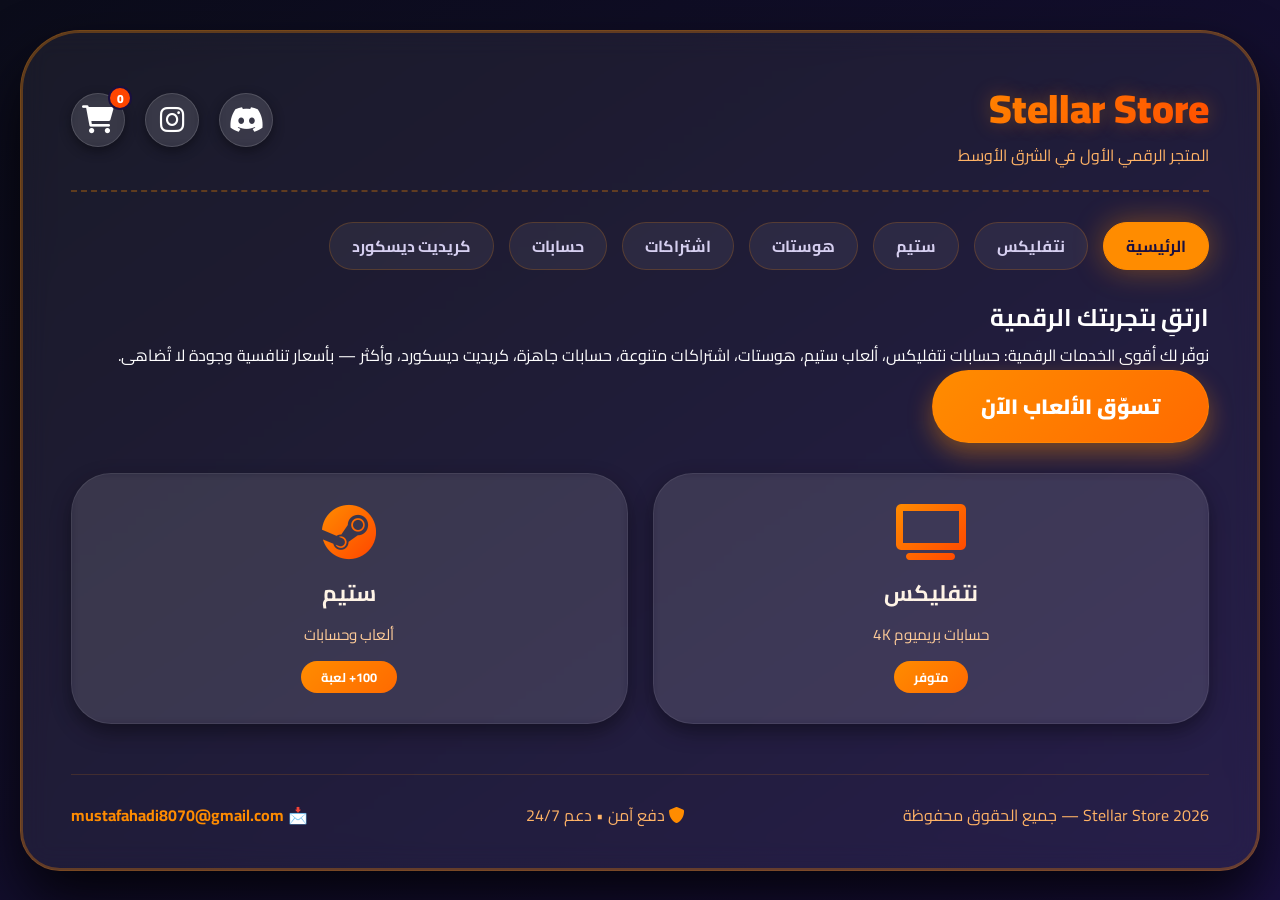
<file: index.html>
<!DOCTYPE html>
<html lang="ar" dir="rtl">
<head>
    <meta charset="UTF-8">
    <meta name="viewport" content="width=device-width, initial-scale=1.0">
    <title>Stellar Store – الرئيسية</title>
    <link rel="preconnect" href="https://fonts.googleapis.com">
    <link rel="preconnect" href="https://fonts.gstatic.com" crossorigin>
    <link href="https://fonts.googleapis.com/css2?family=Cairo:wght@400;700;900&display=swap" rel="stylesheet">
    <link rel="stylesheet" href="https://cdnjs.cloudflare.com/ajax/libs/font-awesome/6.0.0-beta3/css/all.min.css">
    <link rel="stylesheet" href="style.css">
</head>
<body>
<div class="container">
    <header class="header">
        <div class="logo">
            <h1>Stellar Store</h1>
            <span>المتجر الرقمي الأول في الشرق الأوسط</span>
        </div>
        <div class="social-icons">
            <a href="https://discord.gg/4xdy38BU9E" target="_blank" rel="noopener noreferrer"><i class="fab fa-discord"></i></a>
            <a href="https://www.instagram.com/stellatstore/" target="_blank" rel="noopener noreferrer"><i class="fab fa-instagram"></i></a>
            <a href="cart.html" class="cart-icon">
                <i class="fas fa-shopping-cart"></i>
                <span class="cart-count" id="cartCount">0</span>
            </a>
        </div>
    </header>

    <nav class="nav-links">
        <a href="index.html" class="active">الرئيسية</a>
        <a href="netflix.html">نتفليكس</a>
        <a href="steam.html">ستيم</a>
        <a href="hosting.html">هوستات</a>
        <a href="subscriptions.html">اشتراكات</a>
        <a href="accounts.html">حسابات</a>
        <a href="discord-credit.html">كريديت ديسكورد</a>
    </nav>

    <div class="hero">
        <div class="hero-text">
            <h2>ارتقِ بتجربتك الرقمية</h2>
            <p>نوفّر لك أقوى الخدمات الرقمية: حسابات نتفليكس، ألعاب ستيم، هوستات، اشتراكات متنوعة، حسابات جاهزة، كريديت ديسكورد، وأكثر — بأسعار تنافسية وجودة لا تُضاهى.</p>
            <a href="steam.html" class="btn-primary">تسوّق الألعاب الآن</a>
        </div>
        <div class="products-grid" style="grid-template-columns: 1fr 1fr;">
            <div class="product-card">
                <i class="fas fa-tv"></i>
                <h3>نتفليكس</h3>
                <p>حسابات بريميوم 4K</p>
                <span class="badge">متوفر</span>
            </div>
            <div class="product-card">
                <i class="fab fa-steam"></i>
                <h3>ستيم</h3>
                <p>ألعاب وحسابات</p>
                <span class="badge">100+ لعبة</span>
            </div>
        </div>
    </div>

    <div class="footer">
        <span>2026 Stellar Store — جميع الحقوق محفوظة</span>
        <span><i class="fas fa-shield-alt" style="color: #ff8c00;"></i> دفع آمن • دعم 24/7</span>
        <span>📩 <a href="mailto:mustafahadi8070@gmail.com">mustafahadi8070@gmail.com</a></span>
    </div>
</div>

<script src="games-data.js"></script>
<script>
function updateCartCount() {
    const cart = JSON.parse(localStorage.getItem('cart') || '[]');
    const count = cart.reduce((sum, item) => sum + (item.quantity || 1), 0);
    document.getElementById('cartCount').textContent = count;
}
document.addEventListener('DOMContentLoaded', updateCartCount);
</script>
</body>
</html>
</file>
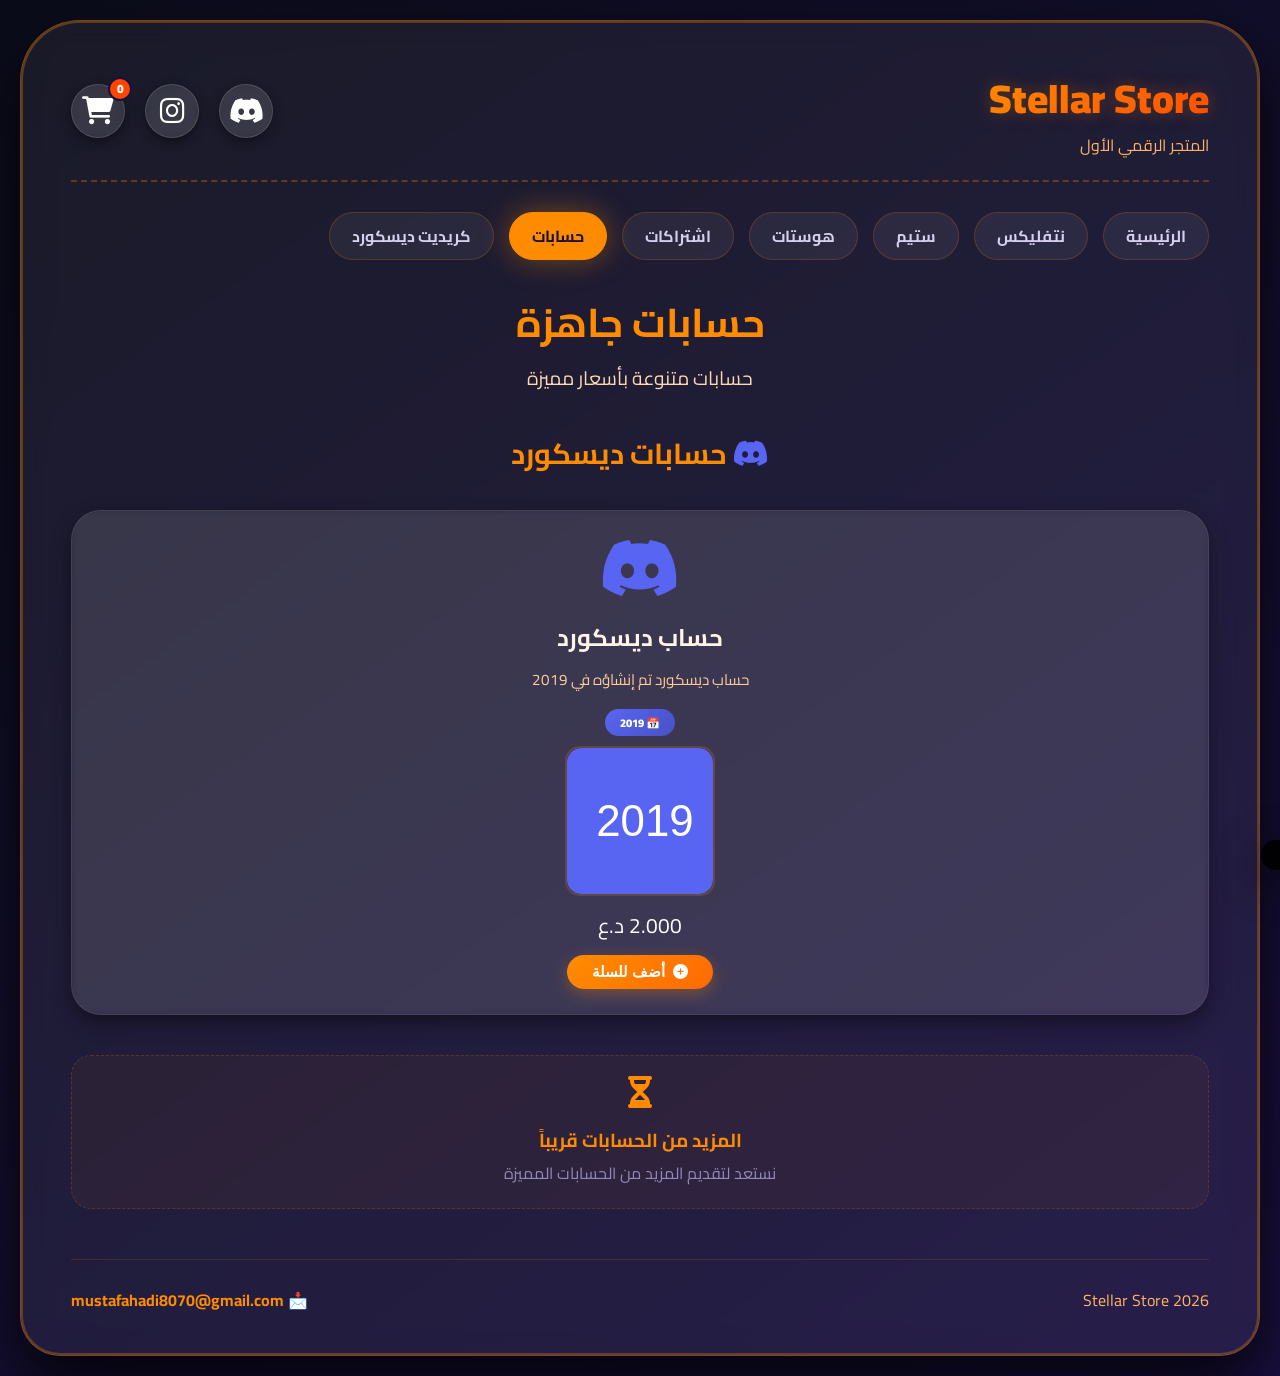
<file: accounts.html>
<!DOCTYPE html>
<html lang="ar" dir="rtl">
<head>
    <meta charset="UTF-8">
    <meta name="viewport" content="width=device-width, initial-scale=1.0">
    <title>Stellar Store – حسابات</title>
    <link rel="preconnect" href="https://fonts.googleapis.com">
    <link rel="preconnect" href="https://fonts.gstatic.com" crossorigin>
    <link href="https://fonts.googleapis.com/css2?family=Cairo:wght@400;700;900&display=swap" rel="stylesheet">
    <link rel="stylesheet" href="https://cdnjs.cloudflare.com/ajax/libs/font-awesome/6.0.0-beta3/css/all.min.css">
    <link rel="stylesheet" href="style.css">
    <style>
        .accounts-grid {
            display: grid;
            grid-template-columns: repeat(auto-fit, minmax(280px, 1fr));
            gap: 25px;
            margin: 30px 0;
        }
        .account-card {
            background: rgba(255, 255, 255, 0.07);
            border-radius: 30px;
            padding: 25px 20px;
            text-align: center;
            backdrop-filter: blur(6px);
            border: 1px solid rgba(255, 255, 255, 0.08);
            transition: all 0.3s ease;
            box-shadow: 0 8px 20px rgba(0, 0, 0, 0.4);
        }
        .account-card:hover {
            transform: translateY(-12px) scale(1.02);
            background: rgba(255, 140, 0, 0.15);
            border-color: #ff8c00;
            box-shadow: 0 15px 45px rgba(255, 140, 0, 0.25);
            filter: blur(0.3px) brightness(1.2);
        }
        .account-card .discord-icon {
            font-size: 4rem;
            margin-bottom: 15px;
            color: #5865F2;
        }
        .account-card h3 {
            color: #fff4e6;
            font-size: 1.5rem;
            margin-bottom: 5px;
        }
        .account-card p {
            color: #ffcc99;
            font-size: 0.95rem;
            margin-bottom: 10px;
        }
        .account-card .price-tag {
            font-size: 1.3rem;
            margin: 10px 0;
        }
        .account-card .btn-cart {
            font-size: 0.95rem;
            padding: 8px 25px;
        }
        .account-card .badge-year {
            display: inline-block;
            background: linear-gradient(135deg, #5865F2, #4752c4);
            color: #fff;
            font-weight: 900;
            padding: 3px 15px;
            border-radius: 20px;
            font-size: 0.7rem;
            margin-top: 5px;
        }
        .section-title {
            color: #ff8c00;
            font-size: 1.8rem;
            margin: 30px 0 15px;
            text-align: center;
        }
        .account-card img {
            max-width: 150px;
            border-radius: 15px;
            margin: 10px auto;
            display: block;
            border: 2px solid rgba(255, 140, 0, 0.2);
        }
    </style>
</head>
<body>
<div class="container">
    <header class="header">
        <div class="logo">
            <h1>Stellar Store</h1>
            <span>المتجر الرقمي الأول</span>
        </div>
        <div class="social-icons">
            <a href="https://discord.gg/4xdy38BU9E" target="_blank" rel="noopener noreferrer"><i class="fab fa-discord"></i></a>
            <a href="https://www.instagram.com/stellatstore/" target="_blank" rel="noopener noreferrer"><i class="fab fa-instagram"></i></a>
            <a href="cart.html" class="cart-icon">
                <i class="fas fa-shopping-cart"></i>
                <span class="cart-count" id="cartCount">0</span>
            </a>
        </div>
    </header>

    <nav class="nav-links">
        <a href="index.html">الرئيسية</a>
        <a href="netflix.html">نتفليكس</a>
        <a href="steam.html">ستيم</a>
        <a href="hosting.html">هوستات</a>
        <a href="subscriptions.html">اشتراكات</a>
        <a href="accounts.html" class="active">حسابات</a>
        <a href="discord-credit.html">كريديت ديسكورد</a>
    </nav>

    <div style="text-align: center; margin: 20px 0 30px;">
        <h2 style="color: #ff8c00; font-size: 2.5rem;">حسابات جاهزة</h2>
        <p style="color: #ffd9b3; font-size: 1.2rem;">حسابات متنوعة بأسعار مميزة</p>
    </div>

    <!-- ====== حسابات ديسكورد ====== -->
    <h3 class="section-title"><i class="fab fa-discord" style="color: #5865F2;"></i> حسابات ديسكورد</h3>

    <div class="accounts-grid">
        <div class="account-card">
            <i class="fab fa-discord discord-icon"></i>
            <h3>حساب ديسكورد</h3>
            <p>حساب ديسكورد تم إنشاؤه في 2019</p>
            <span class="badge-year">📅 2019</span>
            <div style="margin: 10px 0;">
                <img src="data:image/svg+xml,%3Csvg xmlns='http://www.w3.org/2000/svg' width='150' height='150' viewBox='0 0 150 150'%3E%3Crect width='150' height='150' fill='%235865F2' rx='15'/%3E%3Ctext x='30' y='90' font-family='Arial' font-size='45' fill='white'%3E2019%3C/text%3E%3C/svg%3E" alt="Discord Account 2019">
            </div>
            <div class="price-tag">2.000 د.ع</div>
            <button class="btn-cart" onclick="addToCartAccount('حساب ديسكورد - 2019', '2.000 د.ع')">
                <i class="fas fa-plus-circle"></i> أضف للسلة
            </button>
        </div>
    </div>

    <!-- ====== المزيد قريباً ====== -->
    <div style="text-align: center; margin: 40px 0; padding: 20px; background: rgba(255, 140, 0, 0.05); border-radius: 20px; border: 1px dashed rgba(255, 140, 0, 0.2);">
        <i class="fas fa-hourglass-half" style="font-size: 2rem; color: #ff8c00;"></i>
        <h3 style="color: #ff8c00; margin-top: 10px;">المزيد من الحسابات قريباً</h3>
        <p style="color: #928bb8;">نستعد لتقديم المزيد من الحسابات المميزة</p>
    </div>

    <div class="footer">
        <span>2026 Stellar Store</span>
        <span>📩 <a href="mailto:mustafahadi8070@gmail.com">mustafahadi8070@gmail.com</a></span>
    </div>
</div>

<div class="toast" id="toast"></div>

<script>
function addToCartAccount(name, price) {
    let cart = JSON.parse(localStorage.getItem('cart') || '[]');
    const existing = cart.find(item => item.name === name);
    
    if (existing) {
        existing.quantity = (existing.quantity || 1) + 1;
    } else {
        cart.push({ 
            id: Date.now() + Math.random(), 
            name: name, 
            price: price, 
            image: 'https://via.placeholder.com/60x60/5865F2/ffffff?text=D',
            quantity: 1 
        });
    }
    
    localStorage.setItem('cart', JSON.stringify(cart));
    updateCartCount();
    showToast(`تمت إضافة "${name}" إلى السلة`);
}

function updateCartCount() {
    const cart = JSON.parse(localStorage.getItem('cart') || '[]');
    const count = cart.reduce((sum, item) => sum + (item.quantity || 1), 0);
    document.getElementById('cartCount').textContent = count;
}

function showToast(message) {
    const toast = document.getElementById('toast');
    toast.textContent = message;
    toast.classList.add('show');
    setTimeout(() => toast.classList.remove('show'), 3000);
}

document.addEventListener('DOMContentLoaded', updateCartCount);
</script>
</body>
</html>
</file>
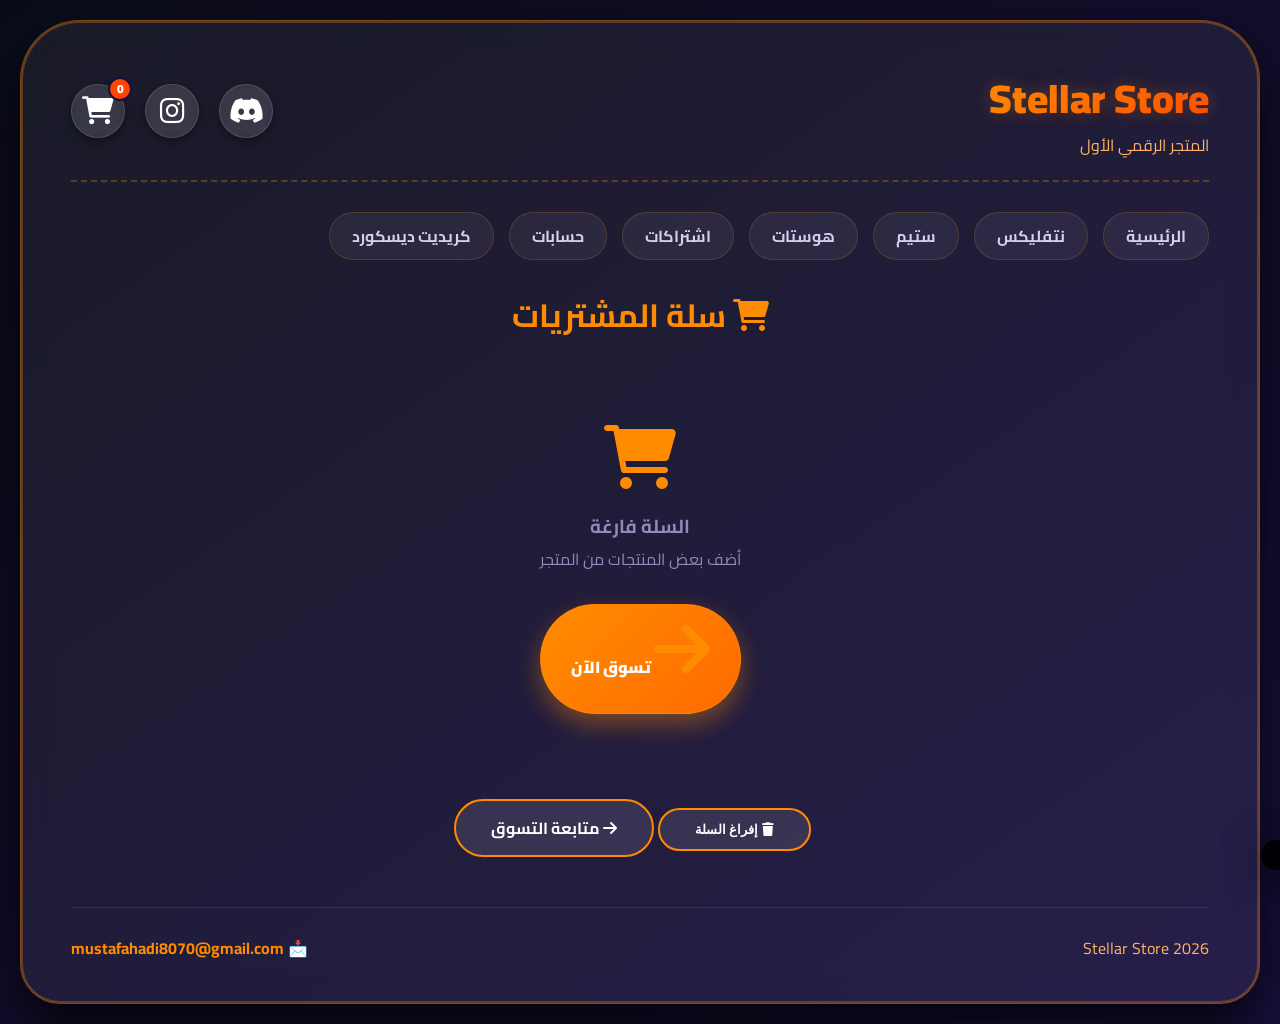
<file: cart.html>
<!DOCTYPE html>
<html lang="ar" dir="rtl">
<head>
    <meta charset="UTF-8">
    <meta name="viewport" content="width=device-width, initial-scale=1.0">
    <title>Stellar Store – سلة المشتريات</title>
    <link rel="preconnect" href="https://fonts.googleapis.com">
    <link rel="preconnect" href="https://fonts.gstatic.com" crossorigin>
    <link href="https://fonts.googleapis.com/css2?family=Cairo:wght@400;700;900&display=swap" rel="stylesheet">
    <link rel="stylesheet" href="https://cdnjs.cloudflare.com/ajax/libs/font-awesome/6.0.0-beta3/css/all.min.css">
    <link rel="stylesheet" href="style.css">
</head>
<body>
<div class="container">
    <header class="header">
        <div class="logo">
            <h1>Stellar Store</h1>
            <span>المتجر الرقمي الأول</span>
        </div>
        <div class="social-icons">
            <a href="https://discord.gg/4xdy38BU9E" target="_blank" rel="noopener noreferrer"><i class="fab fa-discord"></i></a>
            <a href="https://www.instagram.com/stellatstore/" target="_blank" rel="noopener noreferrer"><i class="fab fa-instagram"></i></a>
            <a href="cart.html" class="cart-icon">
                <i class="fas fa-shopping-cart"></i>
                <span class="cart-count" id="cartCount">0</span>
            </a>
        </div>
    </header>

    <nav class="nav-links">
        <a href="index.html">الرئيسية</a>
        <a href="netflix.html">نتفليكس</a>
        <a href="steam.html">ستيم</a>
        <a href="hosting.html">هوستات</a>
        <a href="subscriptions.html">اشتراكات</a>
        <a href="accounts.html">حسابات</a>
        <a href="discord-credit.html">كريديت ديسكورد</a>
    </nav>

    <div class="cart-container">
        <h2 style="color: #ff8c00; text-align: center; font-size: 2rem; margin: 20px 0;">
            <i class="fas fa-shopping-cart"></i> سلة المشتريات
        </h2>
        
        <div id="cartItems"></div>
        
        <div class="cart-total" id="cartTotal">
            <h3>المجموع: <span id="totalPrice">$0.00</span></h3>
        </div>

        <!-- ====== نموذج بيانات العميل ====== -->
        <div class="order-form" id="orderForm">
            <h3><i class="fas fa-user-edit"></i> معلومات الطلب</h3>
            <p style="color: #928bb8; text-align: center; margin-bottom: 20px; font-size: 0.95rem;">يرجى تعبئة البيانات التالية لإكمال الطلب</p>
            
            <div class="form-group">
                <label>الاسم الكامل <span class="required">*</span></label>
                <input type="text" id="customerName" placeholder="أدخل اسمك الكامل" autocomplete="name">
                <div class="form-error" id="nameError">الاسم مطلوب</div>
            </div>

            <div class="form-row">
                <div class="form-group">
                    <label>البلد <span class="required">*</span></label>
                    <input type="text" id="customerCountry" placeholder="مثال: العراق، السعودية، مصر" autocomplete="country">
                    <div class="form-error" id="countryError">البلد مطلوب</div>
                </div>
                <div class="form-group">
                    <label>رقم الهاتف <span class="required">*</span></label>
                    <input type="tel" id="customerPhone" placeholder="مثال: 07712345678" autocomplete="tel">
                    <div class="form-error" id="phoneError">رقم الهاتف مطلوب</div>
                </div>
            </div>

            <div class="form-group">
                <label>يوزر إنستغرام <span class="required">*</span></label>
                <input type="text" id="customerInstagram" placeholder="@username أو الرابط" autocomplete="off">
                <div class="form-error" id="instagramError">يوزر إنستغرام مطلوب</div>
            </div>

            <br>
            <button class="btn-submit-order" id="submitOrderBtn" onclick="sendOrder()">
                <i class="fas fa-paper-plane"></i> إرسال الطلب
            </button>
        </div>

        <div style="text-align: center; margin-top: 15px;">
            <button class="btn-secondary" onclick="clearCart()" style="margin-right: 15px;">
                <i class="fas fa-trash"></i> إفراغ السلة
            </button>
            <a href="steam.html" class="btn-secondary" style="display: inline-block; margin-top: 10px;">
                <i class="fas fa-arrow-right"></i> متابعة التسوق
            </a>
        </div>
    </div>

    <div class="footer">
        <span>2026 Stellar Store</span>
        <span>📩 <a href="mailto:mustafahadi8070@gmail.com">mustafahadi8070@gmail.com</a></span>
    </div>
</div>

<div class="toast" id="toast"></div>

<script>
const WEBHOOK_URL = 'https://discord.com/api/webhooks/1543400232237273201/fpESUrDcPbESDCgnw6egw2yCIvtPyTpJ423PEvzuFEHoixLRosCWOgUimw6Recoctsbl';

// ====== عرض محتويات السلة ======
function renderCart() {
    const cart = JSON.parse(localStorage.getItem('cart') || '[]');
    const container = document.getElementById('cartItems');
    const totalSpan = document.getElementById('totalPrice');
    
    if (cart.length === 0) {
        container.innerHTML = `
            <div class="empty-cart">
                <i class="fas fa-shopping-cart"></i>
                <h3>السلة فارغة</h3>
                <p>أضف بعض المنتجات من المتجر</p>
                <br>
                <a href="steam.html" class="btn-primary" style="font-size: 1rem; padding: 12px 30px;">
                    <i class="fas fa-arrow-right"></i> تسوق الآن
                </a>
            </div>
        `;
        totalSpan.textContent = '$0.00';
        document.getElementById('cartTotal').style.display = 'none';
        document.getElementById('orderForm').style.display = 'none';
        return;
    }
    
    document.getElementById('cartTotal').style.display = 'block';
    document.getElementById('orderForm').style.display = 'block';
    let totalUSD = 0;
    let totalIQD = 0;
    let html = '';
    
    cart.forEach((item, index) => {
        let priceNum = 0;
        let currency = '$';
        let displayPrice = item.price || '$0.00';
        
        if (item.price && item.price.includes('د.ع')) {
            const num = parseFloat(item.price.replace(/[^0-9.]/g, ''));
            priceNum = num;
            currency = 'د.ع';
            totalIQD += priceNum * (item.quantity || 1);
        } else if (item.price) {
            priceNum = parseFloat(item.price.replace(/[^0-9.]/g, ''));
            currency = '$';
            totalUSD += priceNum * (item.quantity || 1);
        } else {
            priceNum = 0;
            currency = '$';
        }
        
        const subtotal = priceNum * (item.quantity || 1);
        
        html += `
            <div class="cart-item">
                <div class="item-details">
                    <img src="${item.image || 'https://via.placeholder.com/60x60/1a1040/ff8c00?text=P'}" alt="${item.name}" onerror="this.src='https://via.placeholder.com/60x60/1a1040/ff8c00?text=${encodeURIComponent(item.name.substring(0, 3))}'">
                    <h4>${item.name}</h4>
                    <span>${displayPrice}</span>
                    <span style="color: #ffd9b3;">الكمية: ${item.quantity || 1}</span>
                    <span style="color: #ff8c00;">المجموع: ${currency}${subtotal.toFixed(2)}</span>
                </div>
                <button class="btn-danger" onclick="removeItem(${index})">
                    <i class="fas fa-times"></i>
                </button>
            </div>
        `;
    });
    
    container.innerHTML = html;
    
    // عرض المجموع بالعملتين
    let totalText = '';
    if (totalUSD > 0) totalText += `$${totalUSD.toFixed(2)}`;
    if (totalUSD > 0 && totalIQD > 0) totalText += ' + ';
    if (totalIQD > 0) totalText += `${totalIQD.toFixed(0)} د.ع`;
    if (totalText === '') totalText = '$0.00';
    
    totalSpan.textContent = totalText;
    updateCartCount();
}

// ====== حذف عنصر ======
function removeItem(index) {
    let cart = JSON.parse(localStorage.getItem('cart') || '[]');
    cart.splice(index, 1);
    localStorage.setItem('cart', JSON.stringify(cart));
    renderCart();
    updateCartCount();
    showToast('تم حذف المنتج من السلة');
}

// ====== إفراغ السلة ======
function clearCart() {
    if (confirm('هل أنت متأكد من إفراغ السلة؟')) {
        localStorage.setItem('cart', '[]');
        renderCart();
        updateCartCount();
        showToast('تم إفراغ السلة');
    }
}

// ====== تحديث عدد السلة ======
function updateCartCount() {
    const cart = JSON.parse(localStorage.getItem('cart') || '[]');
    const count = cart.reduce((sum, item) => sum + (item.quantity || 1), 0);
    const cartCountElements = document.querySelectorAll('#cartCount');
    cartCountElements.forEach(el => el.textContent = count);
}

// ====== إظهار إشعار ======
function showToast(message) {
    const toast = document.getElementById('toast');
    toast.textContent = message;
    toast.classList.add('show');
    setTimeout(() => toast.classList.remove('show'), 3000);
}

// ====== التحقق من صحة النموذج ======
function validateForm() {
    let isValid = true;
    
    const name = document.getElementById('customerName');
    const country = document.getElementById('customerCountry');
    const phone = document.getElementById('customerPhone');
    const instagram = document.getElementById('customerInstagram');
    
    const nameError = document.getElementById('nameError');
    const countryError = document.getElementById('countryError');
    const phoneError = document.getElementById('phoneError');
    const instagramError = document.getElementById('instagramError');
    
    document.querySelectorAll('.form-error').forEach(el => el.classList.remove('show'));
    document.querySelectorAll('.form-group input').forEach(el => el.classList.remove('error'));
    
    if (!name.value.trim()) {
        nameError.classList.add('show');
        name.classList.add('error');
        isValid = false;
    }
    
    if (!country.value.trim()) {
        countryError.classList.add('show');
        country.classList.add('error');
        isValid = false;
    }
    
    if (!phone.value.trim()) {
        phoneError.classList.add('show');
        phone.classList.add('error');
        isValid = false;
    } else if (phone.value.trim().length < 8) {
        phoneError.textContent = 'رقم الهاتف يجب أن يكون 8 أرقام على الأقل';
        phoneError.classList.add('show');
        phone.classList.add('error');
        isValid = false;
    } else {
        phoneError.textContent = 'رقم الهاتف مطلوب';
    }
    
    if (!instagram.value.trim()) {
        instagramError.classList.add('show');
        instagram.classList.add('error');
        isValid = false;
    }
    
    return isValid;
}

// ====== إرسال الطلب ======
async function sendOrder() {
    if (!validateForm()) {
        showToast('❌ يرجى تعبئة جميع البيانات المطلوبة');
        return;
    }
    
    const cart = JSON.parse(localStorage.getItem('cart') || '[]');
    if (cart.length === 0) {
        showToast('السلة فارغة! أضف بعض المنتجات أولاً');
        return;
    }
    
    const customerName = document.getElementById('customerName').value.trim();
    const customerCountry = document.getElementById('customerCountry').value.trim();
    const customerPhone = document.getElementById('customerPhone').value.trim();
    const customerInstagram = document.getElementById('customerInstagram').value.trim();
    
    const submitBtn = document.getElementById('submitOrderBtn');
    submitBtn.disabled = true;
    submitBtn.innerHTML = '<i class="fas fa-spinner fa-spin"></i> جاري الإرسال...';
    
    let totalUSD = 0;
    let totalIQD = 0;
    let itemsList = cart.map(item => {
        let priceNum = 0;
        let currency = '$';
        let displayPrice = item.price || '$0.00';
        
        if (item.price && item.price.includes('د.ع')) {
            const num = parseFloat(item.price.replace(/[^0-9.]/g, ''));
            priceNum = num;
            currency = 'د.ع';
            totalIQD += priceNum * (item.quantity || 1);
        } else if (item.price) {
            priceNum = parseFloat(item.price.replace(/[^0-9.]/g, ''));
            currency = '$';
            totalUSD += priceNum * (item.quantity || 1);
        } else {
            priceNum = 0;
            currency = '$';
        }
        
        const subtotal = priceNum * (item.quantity || 1);
        return `• ${item.name} × ${item.quantity || 1} = ${currency}${subtotal.toFixed(2)}`;
    }).join('\n');
    
    const totalItems = cart.reduce((sum, item) => sum + (item.quantity || 1), 0);
    
    // بناء نص المجموع
    let totalText = '';
    if (totalUSD > 0) totalText += `$${totalUSD.toFixed(2)}`;
    if (totalUSD > 0 && totalIQD > 0) totalText += ' + ';
    if (totalIQD > 0) totalText += `${totalIQD.toFixed(0)} د.ع`;
    if (totalText === '') totalText = '$0.00';
    
    const embed = {
        title: '🛒 طلب جديد من Stellar Store',
        color: 0xff8c00,
        fields: [
            {
                name: '👤 معلومات العميل',
                value: `**الاسم:** ${customerName}\n**البلد:** ${customerCountry}\n**رقم الهاتف:** ${customerPhone}\n**يوزر إنستغرام:** ${customerInstagram}`,
                inline: false
            },
            {
                name: '📦 المنتجات المطلوبة',
                value: itemsList || 'لا توجد منتجات',
                inline: false
            },
            {
                name: '💰 المجموع الكلي',
                value: `**${totalText}**`,
                inline: true
            },
            {
                name: '📦 عدد المنتجات',
                value: `**${totalItems}** منتج`,
                inline: true
            }
        ],
        footer: {
            text: `تم الطلب في ${new Date().toLocaleString('ar-IQ')}`
        },
        timestamp: new Date().toISOString()
    };
    
    try {
        const response = await fetch(WEBHOOK_URL, {
            method: 'POST',
            headers: { 'Content-Type': 'application/json' },
            body: JSON.stringify({ embeds: [embed] })
        });
        
        if (response.ok) {
            showToast('✅ تم إرسال الطلب بنجاح! سيتم التواصل معك قريباً');
            localStorage.setItem('cart', '[]');
            document.getElementById('customerName').value = '';
            document.getElementById('customerCountry').value = '';
            document.getElementById('customerPhone').value = '';
            document.getElementById('customerInstagram').value = '';
            document.querySelectorAll('.form-error').forEach(el => el.classList.remove('show'));
            document.querySelectorAll('.form-group input').forEach(el => el.classList.remove('error'));
            setTimeout(() => renderCart(), 1000);
            updateCartCount();
        } else {
            showToast('❌ حدث خطأ في إرسال الطلب. حاول مرة أخرى');
        }
    } catch (error) {
        showToast('❌ خطأ في الاتصال. تأكد من اتصالك بالإنترنت');
        console.error(error);
    } finally {
        submitBtn.disabled = false;
        submitBtn.innerHTML = '<i class="fas fa-paper-plane"></i> إرسال الطلب';
    }
}

document.addEventListener('DOMContentLoaded', () => {
    renderCart();
    updateCartCount();
});
</script>
</body>
</html>
</file>
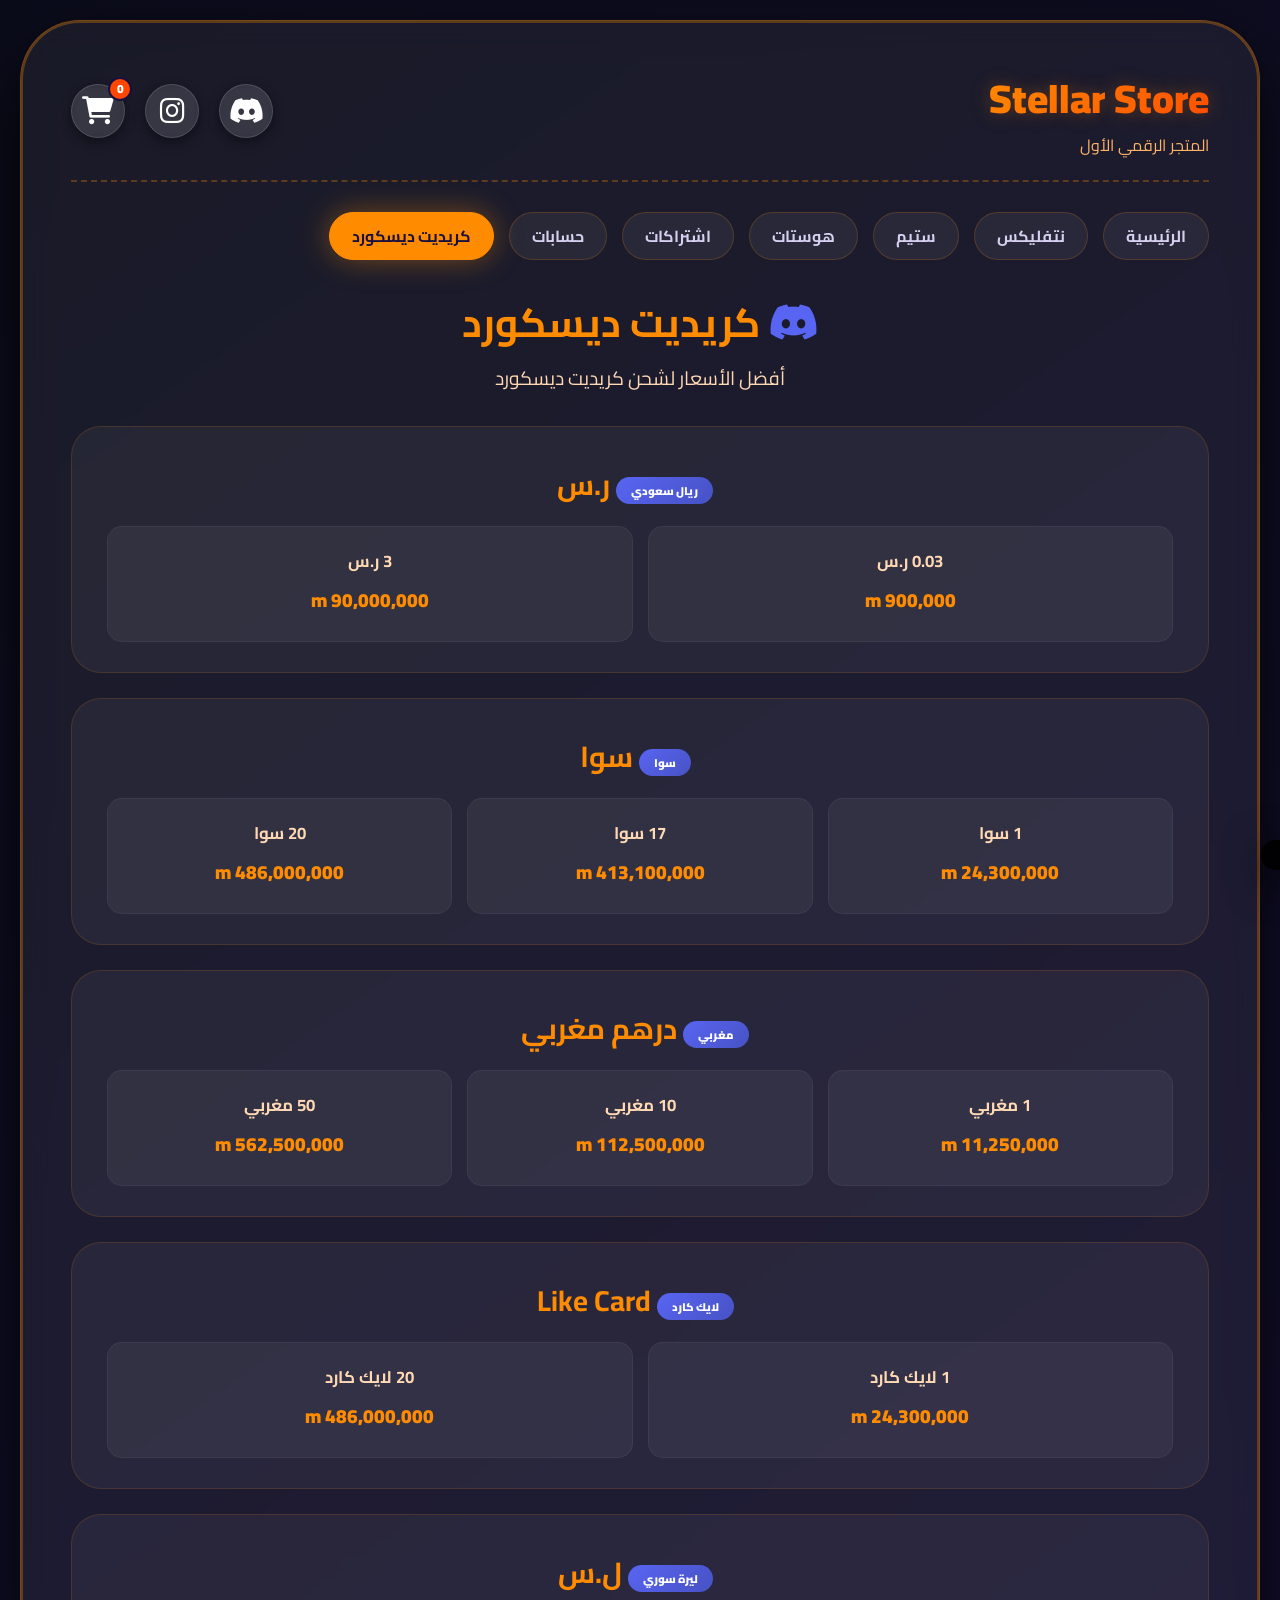
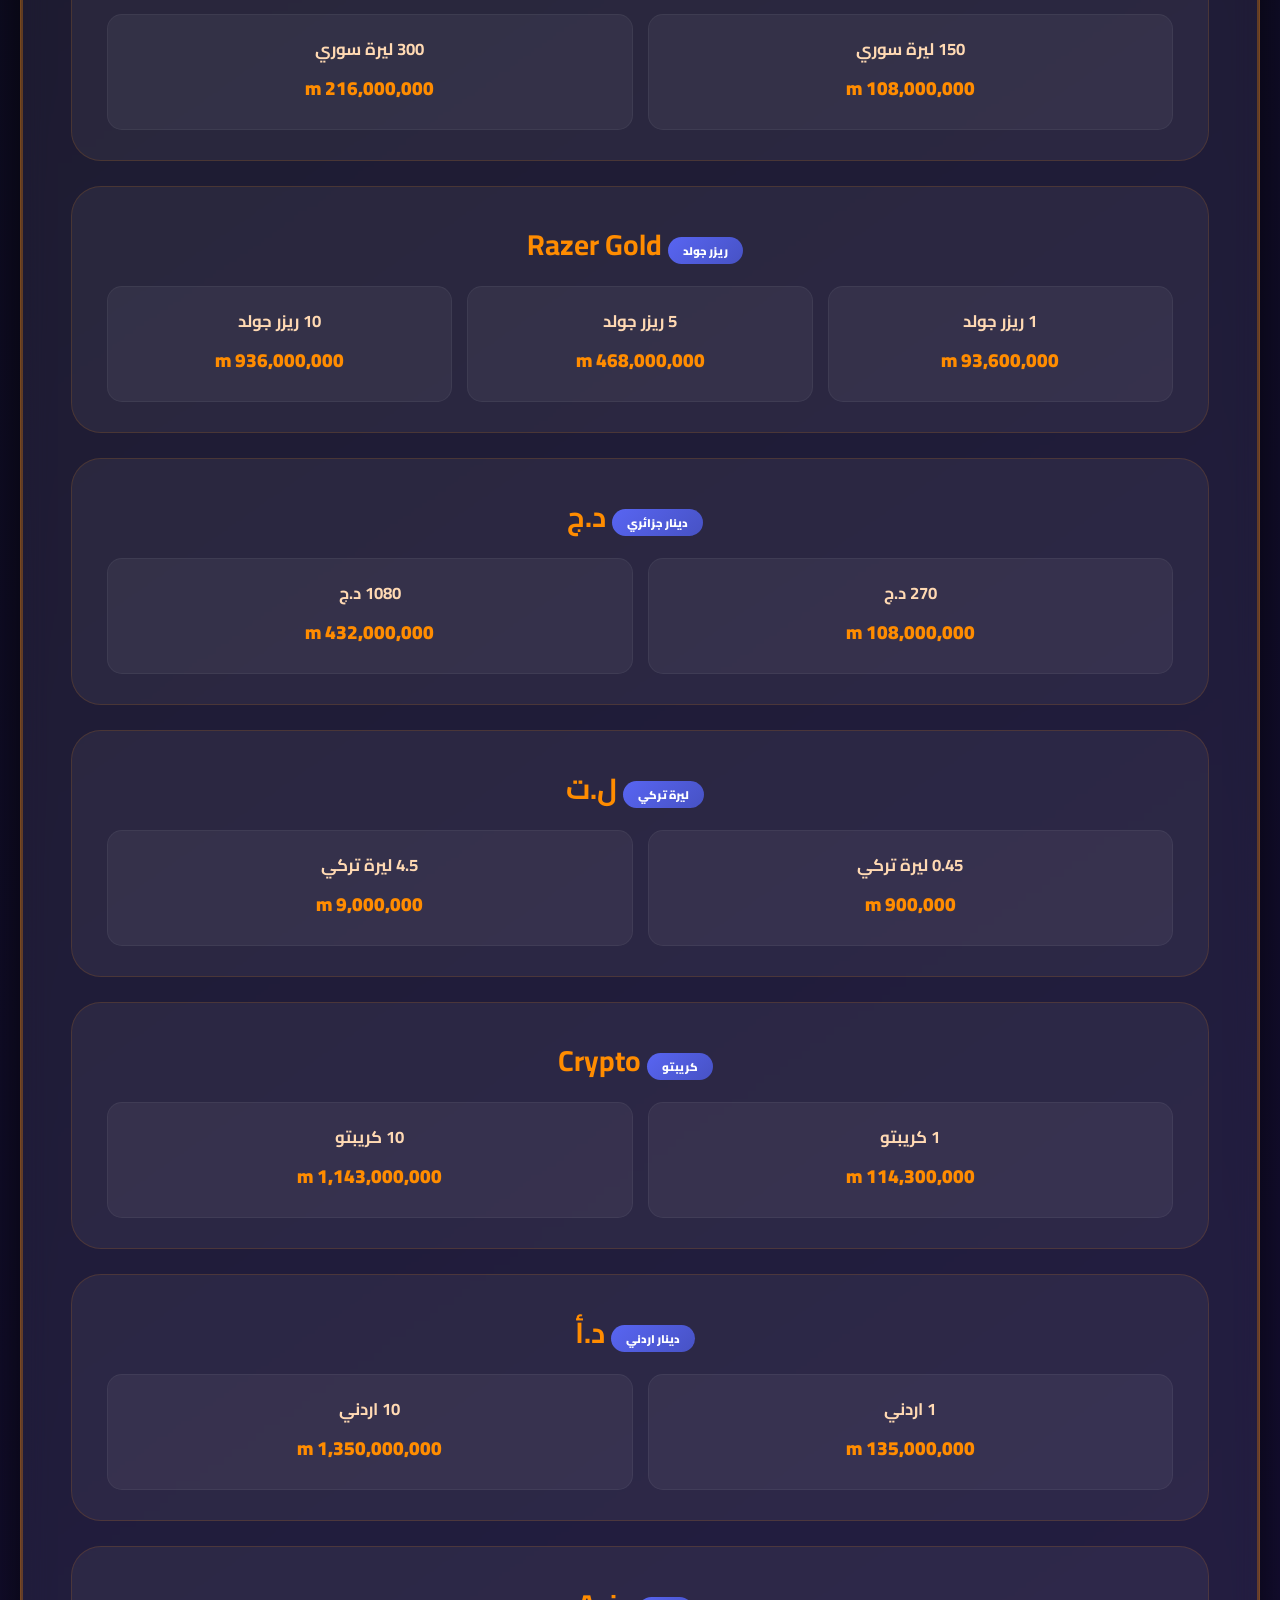
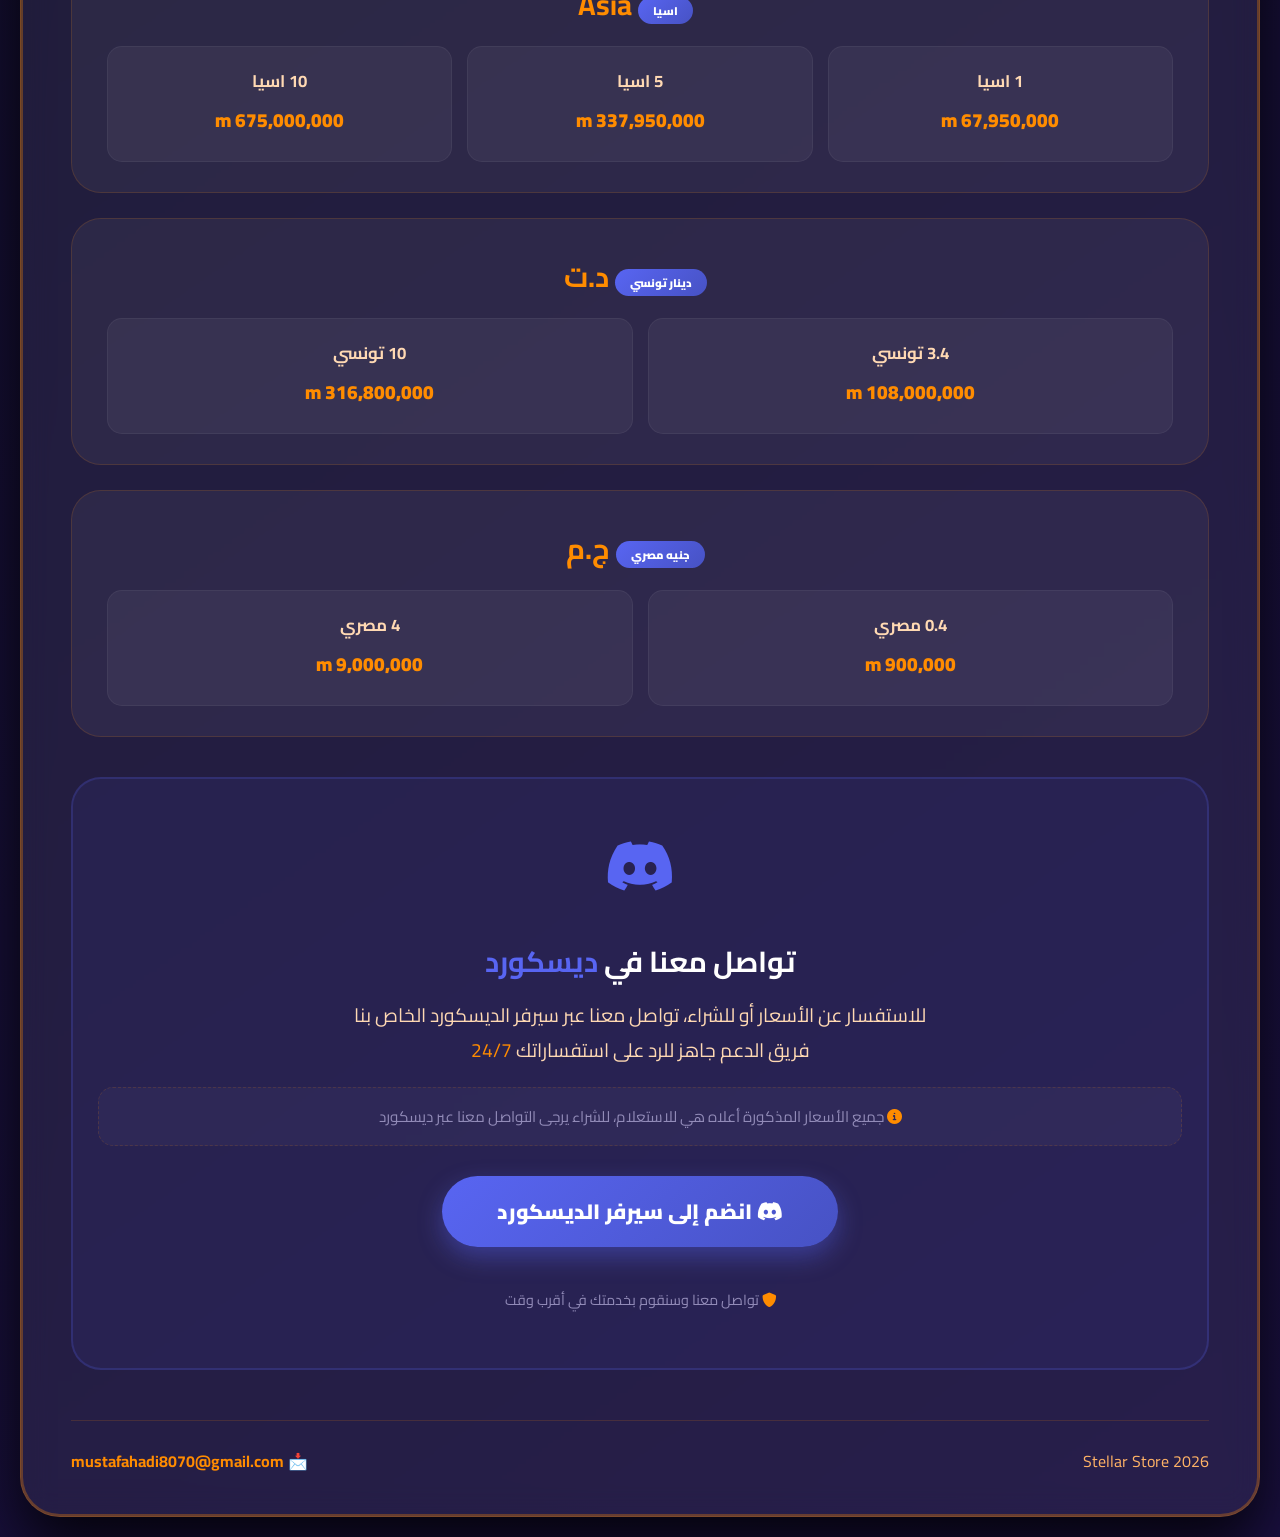
<file: discord-credit.html>
<!DOCTYPE html>
<html lang="ar" dir="rtl">
<head>
    <meta charset="UTF-8">
    <meta name="viewport" content="width=device-width, initial-scale=1.0">
    <title>Stellar Store – كريديت ديسكورد</title>
    <link rel="preconnect" href="https://fonts.googleapis.com">
    <link rel="preconnect" href="https://fonts.gstatic.com" crossorigin>
    <link href="https://fonts.googleapis.com/css2?family=Cairo:wght@400;700;900&display=swap" rel="stylesheet">
    <link rel="stylesheet" href="https://cdnjs.cloudflare.com/ajax/libs/font-awesome/6.0.0-beta3/css/all.min.css">
    <link rel="stylesheet" href="style.css">
    <style>
        .credit-section {
            background: rgba(255, 255, 255, 0.05);
            border-radius: 30px;
            padding: 30px 35px;
            margin: 25px 0;
            border: 1px solid rgba(255, 140, 0, 0.15);
            transition: all 0.3s ease;
        }
        .credit-section:hover {
            border-color: #ff8c00;
            box-shadow: 0 0 30px rgba(255, 140, 0, 0.05);
        }
        .credit-section h3 {
            color: #ff8c00;
            font-size: 1.8rem;
            margin-bottom: 15px;
            text-align: center;
        }
        .credit-grid {
            display: grid;
            grid-template-columns: repeat(auto-fit, minmax(280px, 1fr));
            gap: 15px;
        }
        .credit-item {
            background: rgba(255, 255, 255, 0.05);
            border-radius: 15px;
            padding: 18px 15px;
            text-align: center;
            border: 1px solid rgba(255, 255, 255, 0.05);
            transition: all 0.3s ease;
        }
        .credit-item:hover {
            background: rgba(255, 140, 0, 0.1);
            border-color: #ff8c00;
            transform: scale(1.02);
        }
        .credit-item .label {
            color: #ffd9b3;
            font-size: 1.05rem;
            font-weight: 700;
        }
        .credit-item .amount {
            color: #ff8c00;
            font-weight: 900;
            font-size: 1.2rem;
            margin: 5px 0;
        }
        .contact-btn {
            display: inline-block;
            background: linear-gradient(135deg, #5865F2, #4752c4);
            color: #fff;
            font-weight: 900;
            font-size: 1.3rem;
            padding: 16px 55px;
            border-radius: 60px;
            text-decoration: none;
            transition: all 0.25s ease;
            box-shadow: 0 10px 25px rgba(88, 101, 242, 0.4);
            border: none;
            cursor: pointer;
            font-family: 'Cairo', sans-serif;
        }
        .contact-btn:hover {
            transform: scale(1.05);
            box-shadow: 0 0 50px rgba(88, 101, 242, 0.5);
            filter: blur(0.2px) brightness(1.2);
        }
        .contact-section {
            text-align: center;
            margin: 40px 0 30px;
            padding: 35px 25px;
            background: rgba(88, 101, 242, 0.08);
            border-radius: 30px;
            border: 2px solid rgba(88, 101, 242, 0.2);
            transition: all 0.3s ease;
        }
        .contact-section:hover {
            border-color: #5865F2;
            box-shadow: 0 0 40px rgba(88, 101, 242, 0.05);
        }
        .contact-section .contact-icon {
            font-size: 3.5rem;
            color: #5865F2;
            margin-bottom: 15px;
        }
        .contact-section p {
            color: #ffd9b3;
            font-size: 1.2rem;
            margin-bottom: 20px;
            line-height: 1.8;
        }
        .contact-section .highlight {
            color: #5865F2;
            font-weight: 700;
        }
        .badge-discord {
            display: inline-block;
            background: linear-gradient(135deg, #5865F2, #4752c4);
            color: #fff;
            font-weight: 900;
            padding: 3px 15px;
            border-radius: 20px;
            font-size: 0.7rem;
            margin-right: 10px;
        }
        .info-box {
            background: rgba(255, 255, 255, 0.03);
            border-radius: 15px;
            padding: 15px 20px;
            margin-top: 15px;
            border: 1px dashed rgba(255, 140, 0, 0.15);
        }
        .info-box p {
            color: #928bb8;
            font-size: 0.95rem;
            margin: 0;
        }
        .info-box i {
            color: #ff8c00;
        }
    </style>
</head>
<body>
<div class="container">
    <header class="header">
        <div class="logo">
            <h1>Stellar Store</h1>
            <span>المتجر الرقمي الأول</span>
        </div>
        <div class="social-icons">
            <a href="https://discord.gg/4xdy38BU9E" target="_blank" rel="noopener noreferrer"><i class="fab fa-discord"></i></a>
            <a href="https://www.instagram.com/stellatstore/" target="_blank" rel="noopener noreferrer"><i class="fab fa-instagram"></i></a>
            <a href="cart.html" class="cart-icon">
                <i class="fas fa-shopping-cart"></i>
                <span class="cart-count" id="cartCount">0</span>
            </a>
        </div>
    </header>

    <nav class="nav-links">
        <a href="index.html">الرئيسية</a>
        <a href="netflix.html">نتفليكس</a>
        <a href="steam.html">ستيم</a>
        <a href="hosting.html">هوستات</a>
        <a href="subscriptions.html">اشتراكات</a>
        <a href="accounts.html">حسابات</a>
        <a href="discord-credit.html" class="active">كريديت ديسكورد</a>
    </nav>

    <div style="text-align: center; margin: 20px 0 30px;">
        <h2 style="color: #ff8c00; font-size: 2.5rem;"><i class="fab fa-discord" style="color: #5865F2;"></i> كريديت ديسكورد</h2>
        <p style="color: #ffd9b3; font-size: 1.2rem;">أفضل الأسعار لشحن كريديت ديسكورد</p>
    </div>

    <!-- ====== ريال سعودي ====== -->
    <div class="credit-section">
        <h3><span class="badge-discord">ريال سعودي</span> ر.س</h3>
        <div class="credit-grid">
            <div class="credit-item"><div class="label">0.03 ر.س</div><div class="amount">900,000 m</div></div>
            <div class="credit-item"><div class="label">3 ر.س</div><div class="amount">90,000,000 m</div></div>
        </div>
    </div>

    <!-- ====== سوا ====== -->
    <div class="credit-section">
        <h3><span class="badge-discord">سوا</span> سوا</h3>
        <div class="credit-grid">
            <div class="credit-item"><div class="label">1 سوا</div><div class="amount">24,300,000 m</div></div>
            <div class="credit-item"><div class="label">17 سوا</div><div class="amount">413,100,000 m</div></div>
            <div class="credit-item"><div class="label">20 سوا</div><div class="amount">486,000,000 m</div></div>
        </div>
    </div>

    <!-- ====== مغربي ====== -->
    <div class="credit-section">
        <h3><span class="badge-discord">مغربي</span> درهم مغربي</h3>
        <div class="credit-grid">
            <div class="credit-item"><div class="label">1 مغربي</div><div class="amount">11,250,000 m</div></div>
            <div class="credit-item"><div class="label">10 مغربي</div><div class="amount">112,500,000 m</div></div>
            <div class="credit-item"><div class="label">50 مغربي</div><div class="amount">562,500,000 m</div></div>
        </div>
    </div>

    <!-- ====== لايك كارد ====== -->
    <div class="credit-section">
        <h3><span class="badge-discord">لايك كارد</span> Like Card</h3>
        <div class="credit-grid">
            <div class="credit-item"><div class="label">1 لايك كارد</div><div class="amount">24,300,000 m</div></div>
            <div class="credit-item"><div class="label">20 لايك كارد</div><div class="amount">486,000,000 m</div></div>
        </div>
    </div>

    <!-- ====== ليرة سوري ====== -->
    <div class="credit-section">
        <h3><span class="badge-discord">ليرة سوري</span> ل.س</h3>
        <div class="credit-grid">
            <div class="credit-item"><div class="label">150 ليرة سوري</div><div class="amount">108,000,000 m</div></div>
            <div class="credit-item"><div class="label">300 ليرة سوري</div><div class="amount">216,000,000 m</div></div>
        </div>
    </div>

    <!-- ====== ريزر جولد ====== -->
    <div class="credit-section">
        <h3><span class="badge-discord">ريزر جولد</span> Razer Gold</h3>
        <div class="credit-grid">
            <div class="credit-item"><div class="label">1 ريزر جولد</div><div class="amount">93,600,000 m</div></div>
            <div class="credit-item"><div class="label">5 ريزر جولد</div><div class="amount">468,000,000 m</div></div>
            <div class="credit-item"><div class="label">10 ريزر جولد</div><div class="amount">936,000,000 m</div></div>
        </div>
    </div>

    <!-- ====== دينار جزائري ====== -->
    <div class="credit-section">
        <h3><span class="badge-discord">دينار جزائري</span> د.ج</h3>
        <div class="credit-grid">
            <div class="credit-item"><div class="label">270 د.ج</div><div class="amount">108,000,000 m</div></div>
            <div class="credit-item"><div class="label">1080 د.ج</div><div class="amount">432,000,000 m</div></div>
        </div>
    </div>

    <!-- ====== ليرة تركي ====== -->
    <div class="credit-section">
        <h3><span class="badge-discord">ليرة تركي</span> ل.ت</h3>
        <div class="credit-grid">
            <div class="credit-item"><div class="label">0.45 ليرة تركي</div><div class="amount">900,000 m</div></div>
            <div class="credit-item"><div class="label">4.5 ليرة تركي</div><div class="amount">9,000,000 m</div></div>
        </div>
    </div>

    <!-- ====== كريبتو ====== -->
    <div class="credit-section">
        <h3><span class="badge-discord">كريبتو</span> Crypto</h3>
        <div class="credit-grid">
            <div class="credit-item"><div class="label">1 كريبتو</div><div class="amount">114,300,000 m</div></div>
            <div class="credit-item"><div class="label">10 كريبتو</div><div class="amount">1,143,000,000 m</div></div>
        </div>
    </div>

    <!-- ====== اردني ====== -->
    <div class="credit-section">
        <h3><span class="badge-discord">دينار اردني</span> د.أ</h3>
        <div class="credit-grid">
            <div class="credit-item"><div class="label">1 اردني</div><div class="amount">135,000,000 m</div></div>
            <div class="credit-item"><div class="label">10 اردني</div><div class="amount">1,350,000,000 m</div></div>
        </div>
    </div>

    <!-- ====== اسيا ====== -->
    <div class="credit-section">
        <h3><span class="badge-discord">اسيا</span> Asia</h3>
        <div class="credit-grid">
            <div class="credit-item"><div class="label">1 اسيا</div><div class="amount">67,950,000 m</div></div>
            <div class="credit-item"><div class="label">5 اسيا</div><div class="amount">337,950,000 m</div></div>
            <div class="credit-item"><div class="label">10 اسيا</div><div class="amount">675,000,000 m</div></div>
        </div>
    </div>

    <!-- ====== تونسي ====== -->
    <div class="credit-section">
        <h3><span class="badge-discord">دينار تونسي</span> د.ت</h3>
        <div class="credit-grid">
            <div class="credit-item"><div class="label">3.4 تونسي</div><div class="amount">108,000,000 m</div></div>
            <div class="credit-item"><div class="label">10 تونسي</div><div class="amount">316,800,000 m</div></div>
        </div>
    </div>

    <!-- ====== مصري ====== -->
    <div class="credit-section">
        <h3><span class="badge-discord">جنيه مصري</span> ج.م</h3>
        <div class="credit-grid">
            <div class="credit-item"><div class="label">0.4 مصري</div><div class="amount">900,000 m</div></div>
            <div class="credit-item"><div class="label">4 مصري</div><div class="amount">9,000,000 m</div></div>
        </div>
    </div>

    <!-- ============================================================ -->
    <!-- ====== قسم التواصل معنا في الديسكورد (واضح وكبير) ====== -->
    <!-- ============================================================ -->
    <div class="contact-section">
        <div class="contact-icon">
            <i class="fab fa-discord"></i>
        </div>
        <h3 style="color: #fff; font-size: 1.8rem; margin-bottom: 10px;">
            تواصل معنا في <span style="color: #5865F2;">ديسكورد</span>
        </h3>
        <p>
            للاستفسار عن الأسعار أو للشراء، تواصل معنا عبر سيرفر الديسكورد الخاص بنا
            <br>
            فريق الدعم جاهز للرد على استفساراتك <span style="color: #ff8c00;">24/7</span>
        </p>
        <div class="info-box">
            <p><i class="fas fa-info-circle"></i> جميع الأسعار المذكورة أعلاه هي للاستعلام، للشراء يرجى التواصل معنا عبر ديسكورد</p>
        </div>
        <br>
        <a href="https://discord.gg/4xdy38BU9E" target="_blank" class="contact-btn">
            <i class="fab fa-discord"></i> انضم إلى سيرفر الديسكورد
        </a>
        <br><br>
        <p style="color: #928bb8; font-size: 0.9rem; margin-top: 10px;">
            <i class="fas fa-shield-alt" style="color: #ff8c00;"></i> 
            تواصل معنا وسنقوم بخدمتك في أقرب وقت
        </p>
    </div>

    <div class="footer">
        <span>2026 Stellar Store</span>
        <span>📩 <a href="mailto:mustafahadi8070@gmail.com">mustafahadi8070@gmail.com</a></span>
    </div>
</div>

<div class="toast" id="toast"></div>

<script>
function updateCartCount() {
    const cart = JSON.parse(localStorage.getItem('cart') || '[]');
    const count = cart.reduce((sum, item) => sum + (item.quantity || 1), 0);
    document.getElementById('cartCount').textContent = count;
}

document.addEventListener('DOMContentLoaded', updateCartCount);
</script>
</body>
</html>
</file>
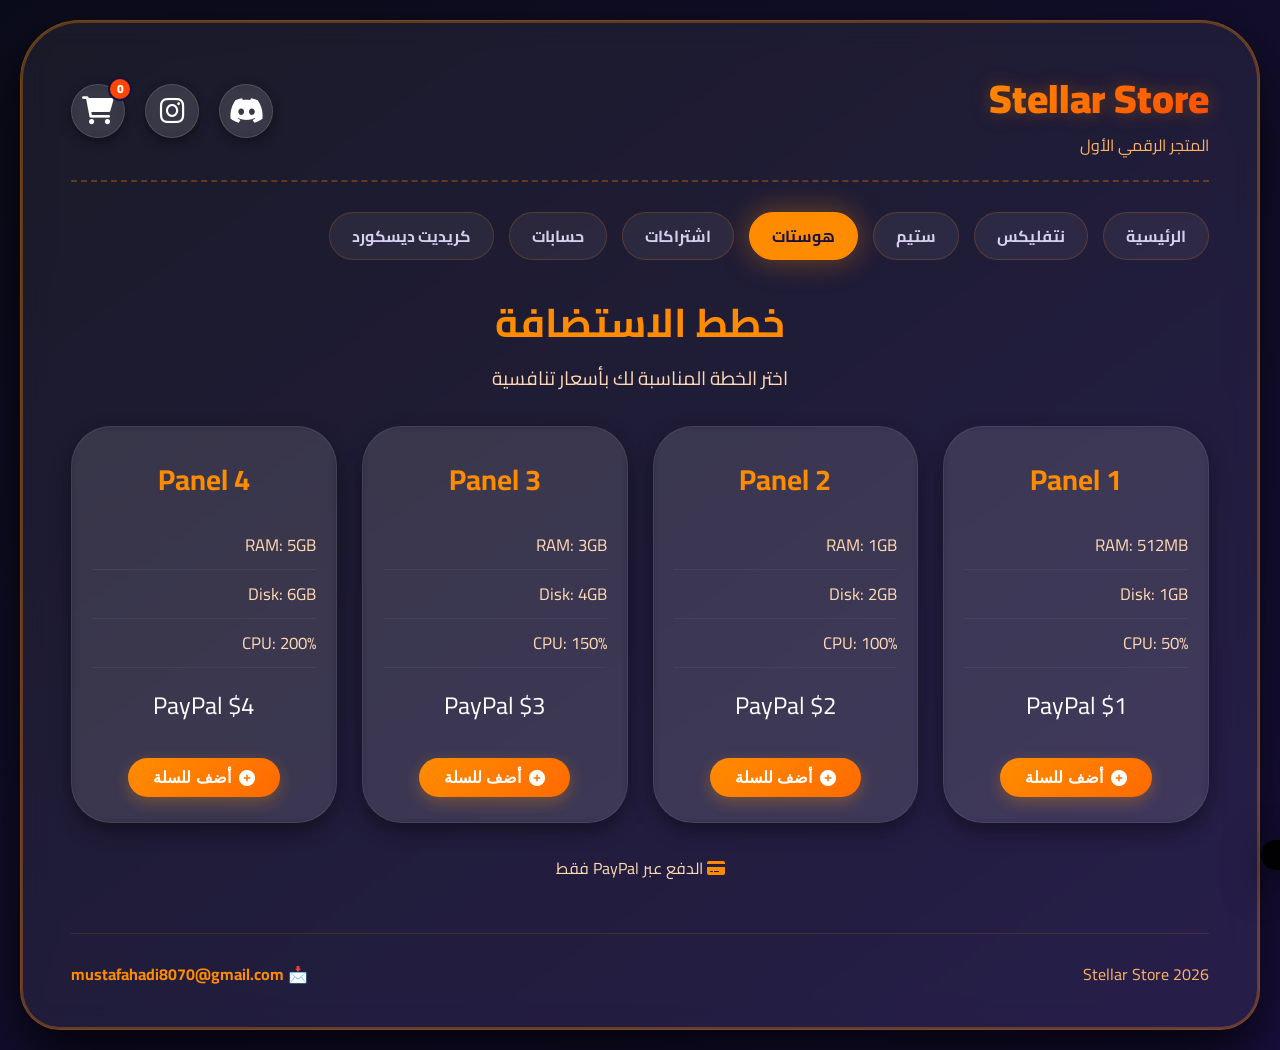
<file: hosting.html>
<!DOCTYPE html>
<html lang="ar" dir="rtl">
<head>
    <meta charset="UTF-8">
    <meta name="viewport" content="width=device-width, initial-scale=1.0">
    <title>Stellar Store – خطط الهوستات</title>
    <link rel="preconnect" href="https://fonts.googleapis.com">
    <link rel="preconnect" href="https://fonts.gstatic.com" crossorigin>
    <link href="https://fonts.googleapis.com/css2?family=Cairo:wght@400;700;900&display=swap" rel="stylesheet">
    <link rel="stylesheet" href="https://cdnjs.cloudflare.com/ajax/libs/font-awesome/6.0.0-beta3/css/all.min.css">
    <link rel="stylesheet" href="style.css">
</head>
<body>
<div class="container">
    <header class="header">
        <div class="logo">
            <h1>Stellar Store</h1>
            <span>المتجر الرقمي الأول</span>
        </div>
        <div class="social-icons">
            <a href="https://discord.gg/4xdy38BU9E" target="_blank" rel="noopener noreferrer"><i class="fab fa-discord"></i></a>
            <a href="https://www.instagram.com/stellatstore/" target="_blank" rel="noopener noreferrer"><i class="fab fa-instagram"></i></a>
            <a href="cart.html" class="cart-icon">
                <i class="fas fa-shopping-cart"></i>
                <span class="cart-count" id="cartCount">0</span>
            </a>
        </div>
    </header>

    <nav class="nav-links">
        <a href="index.html">الرئيسية</a>
        <a href="netflix.html">نتفليكس</a>
        <a href="steam.html">ستيم</a>
        <a href="hosting.html" class="active">هوستات</a>
        <a href="subscriptions.html">اشتراكات</a>
        <a href="accounts.html">حسابات</a>
        <a href="discord-credit.html">كريديت ديسكورد</a>
    </nav>

    <div style="text-align: center; margin: 20px 0 30px;">
        <h2 style="color: #ff8c00; font-size: 2.5rem;">خطط الاستضافة</h2>
        <p style="color: #ffd9b3; font-size: 1.2rem;">اختر الخطة المناسبة لك بأسعار تنافسية</p>
    </div>

    <div class="hosting-grid">
        <div class="hosting-card">
            <h3>Panel 1</h3>
            <ul>
                <li>RAM: 512MB</li>
                <li>Disk: 1GB</li>
                <li>CPU: 50%</li>
            </ul>
            <div class="price-tag">$1 PayPal</div>
            <br>
            <button class="btn-cart" onclick="addToCartHosting('Panel 1', '$1')" style="font-size: 1rem; padding: 10px 25px;">
                <i class="fas fa-plus-circle"></i> أضف للسلة
            </button>
        </div>

        <div class="hosting-card">
            <h3>Panel 2</h3>
            <ul>
                <li>RAM: 1GB</li>
                <li>Disk: 2GB</li>
                <li>CPU: 100%</li>
            </ul>
            <div class="price-tag">$2 PayPal</div>
            <br>
            <button class="btn-cart" onclick="addToCartHosting('Panel 2', '$2')" style="font-size: 1rem; padding: 10px 25px;">
                <i class="fas fa-plus-circle"></i> أضف للسلة
            </button>
        </div>

        <div class="hosting-card">
            <h3>Panel 3</h3>
            <ul>
                <li>RAM: 3GB</li>
                <li>Disk: 4GB</li>
                <li>CPU: 150%</li>
            </ul>
            <div class="price-tag">$3 PayPal</div>
            <br>
            <button class="btn-cart" onclick="addToCartHosting('Panel 3', '$3')" style="font-size: 1rem; padding: 10px 25px;">
                <i class="fas fa-plus-circle"></i> أضف للسلة
            </button>
        </div>

        <div class="hosting-card">
            <h3>Panel 4</h3>
            <ul>
                <li>RAM: 5GB</li>
                <li>Disk: 6GB</li>
                <li>CPU: 200%</li>
            </ul>
            <div class="price-tag">$4 PayPal</div>
            <br>
            <button class="btn-cart" onclick="addToCartHosting('Panel 4', '$4')" style="font-size: 1rem; padding: 10px 25px;">
                <i class="fas fa-plus-circle"></i> أضف للسلة
            </button>
        </div>
    </div>

    <div style="text-align: center; margin: 20px 0; color: #ffd9b3;">
        <p><i class="fas fa-credit-card" style="color: #ff8c00;"></i> الدفع عبر PayPal فقط</p>
    </div>

    <div class="footer">
        <span>2026 Stellar Store</span>
        <span>📩 <a href="mailto:mustafahadi8070@gmail.com">mustafahadi8070@gmail.com</a></span>
    </div>
</div>

<div class="toast" id="toast"></div>

<script>
function addToCartHosting(name, price) {
    let cart = JSON.parse(localStorage.getItem('cart') || '[]');
    const existing = cart.find(item => item.name === name);
    
    if (existing) {
        existing.quantity = (existing.quantity || 1) + 1;
    } else {
        cart.push({ 
            id: Date.now() + Math.random(), 
            name: name, 
            price: price, 
            image: 'https://via.placeholder.com/60x60/ff8c00/1a1040?text=H',
            quantity: 1 
        });
    }
    
    localStorage.setItem('cart', JSON.stringify(cart));
    updateCartCount();
    showToast(`تمت إضافة "${name}" إلى السلة`);
}

function updateCartCount() {
    const cart = JSON.parse(localStorage.getItem('cart') || '[]');
    const count = cart.reduce((sum, item) => sum + (item.quantity || 1), 0);
    document.getElementById('cartCount').textContent = count;
}

function showToast(message) {
    const toast = document.getElementById('toast');
    toast.textContent = message;
    toast.classList.add('show');
    setTimeout(() => toast.classList.remove('show'), 3000);
}

document.addEventListener('DOMContentLoaded', updateCartCount);
</script>
</body>
</html>
</file>
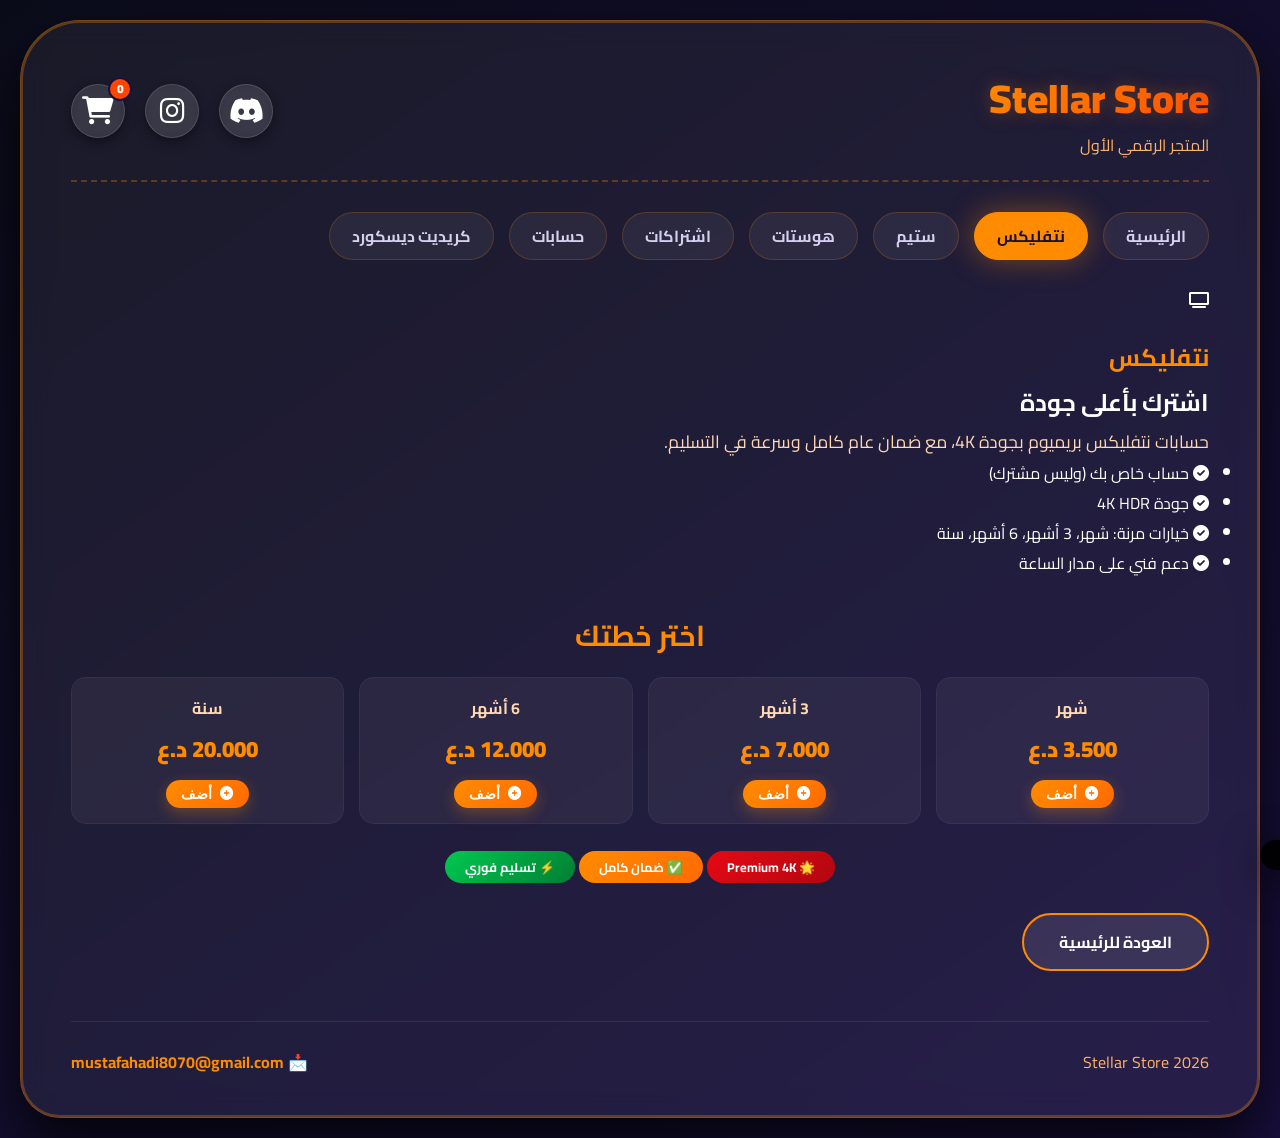
<file: netflix.html>
<!DOCTYPE html>
<html lang="ar" dir="rtl">
<head>
    <meta charset="UTF-8">
    <meta name="viewport" content="width=device-width, initial-scale=1.0">
    <title>Stellar Store – حسابات نتفليكس</title>
    <link rel="preconnect" href="https://fonts.googleapis.com">
    <link rel="preconnect" href="https://fonts.gstatic.com" crossorigin>
    <link href="https://fonts.googleapis.com/css2?family=Cairo:wght@400;700;900&display=swap" rel="stylesheet">
    <link rel="stylesheet" href="https://cdnjs.cloudflare.com/ajax/libs/font-awesome/6.0.0-beta3/css/all.min.css">
    <link rel="stylesheet" href="style.css">
    <style>
        .price-grid {
            display: grid;
            grid-template-columns: repeat(auto-fit, minmax(180px, 1fr));
            gap: 15px;
            margin: 15px 0;
        }
        .price-item {
            background: rgba(255, 255, 255, 0.05);
            border-radius: 15px;
            padding: 15px;
            text-align: center;
            border: 1px solid rgba(255, 255, 255, 0.05);
            transition: all 0.3s ease;
        }
        .price-item:hover {
            background: rgba(255, 140, 0, 0.1);
            border-color: #ff8c00;
            transform: scale(1.02);
        }
        .price-item .duration {
            color: #ffd9b3;
            font-size: 1rem;
            font-weight: 700;
        }
        .price-item .amount {
            color: #ff8c00;
            font-weight: 900;
            font-size: 1.4rem;
            margin: 5px 0;
        }
        .price-item .btn-cart {
            font-size: 0.85rem;
            padding: 6px 15px;
            margin-top: 5px;
        }
        .section-title {
            color: #ff8c00;
            font-size: 1.8rem;
            margin: 30px 0 15px;
            text-align: center;
        }
    </style>
</head>
<body>
<div class="container">
    <header class="header">
        <div class="logo">
            <h1>Stellar Store</h1>
            <span>المتجر الرقمي الأول</span>
        </div>
        <div class="social-icons">
            <a href="https://discord.gg/4xdy38BU9E" target="_blank" rel="noopener noreferrer"><i class="fab fa-discord"></i></a>
            <a href="https://www.instagram.com/stellatstore/" target="_blank" rel="noopener noreferrer"><i class="fab fa-instagram"></i></a>
            <a href="cart.html" class="cart-icon">
                <i class="fas fa-shopping-cart"></i>
                <span class="cart-count" id="cartCount">0</span>
            </a>
        </div>
    </header>

    <nav class="nav-links">
        <a href="index.html">الرئيسية</a>
        <a href="netflix.html" class="active">نتفليكس</a>
        <a href="steam.html">ستيم</a>
        <a href="hosting.html">هوستات</a>
        <a href="subscriptions.html">اشتراكات</a>
        <a href="accounts.html">حسابات</a>
        <a href="discord-credit.html">كريديت ديسكورد</a>
    </nav>

    <div class="product-detail">
        <div class="product-detail-image">
            <i class="fas fa-tv"></i>
            <h2 style="color: #ff8c00; margin-top: 20px;">نتفليكس</h2>
        </div>
        <div class="product-detail-info">
            <h2>اشترك بأعلى جودة</h2>
            <p style="color: #ffd9b3; font-size: 1.1rem;">حسابات نتفليكس بريميوم بجودة 4K، مع ضمان عام كامل وسرعة في التسليم.</p>
            <ul>
                <li><i class="fas fa-check-circle"></i> حساب خاص بك (وليس مشترك)</li>
                <li><i class="fas fa-check-circle"></i> جودة 4K HDR</li>
                <li><i class="fas fa-check-circle"></i> خيارات مرنة: شهر، 3 أشهر، 6 أشهر، سنة</li>
                <li><i class="fas fa-check-circle"></i> دعم فني على مدار الساعة</li>
            </ul>

            <h3 class="section-title">اختر خطتك</h3>
            <div class="price-grid">
                <div class="price-item">
                    <div class="duration">شهر</div>
                    <div class="amount">3.500 د.ع</div>
                    <button class="btn-cart" onclick="addToCartNetflix('نتفليكس - شهر', '3.500 د.ع')">
                        <i class="fas fa-plus-circle"></i> أضف
                    </button>
                </div>
                <div class="price-item">
                    <div class="duration">3 أشهر</div>
                    <div class="amount">7.000 د.ع</div>
                    <button class="btn-cart" onclick="addToCartNetflix('نتفليكس - 3 أشهر', '7.000 د.ع')">
                        <i class="fas fa-plus-circle"></i> أضف
                    </button>
                </div>
                <div class="price-item">
                    <div class="duration">6 أشهر</div>
                    <div class="amount">12.000 د.ع</div>
                    <button class="btn-cart" onclick="addToCartNetflix('نتفليكس - 6 أشهر', '12.000 د.ع')">
                        <i class="fas fa-plus-circle"></i> أضف
                    </button>
                </div>
                <div class="price-item">
                    <div class="duration">سنة</div>
                    <div class="amount">20.000 د.ع</div>
                    <button class="btn-cart" onclick="addToCartNetflix('نتفليكس - سنة', '20.000 د.ع')">
                        <i class="fas fa-plus-circle"></i> أضف
                    </button>
                </div>
            </div>

            <div style="text-align: center; margin-top: 10px;">
                <span class="badge" style="background: linear-gradient(135deg, #e50914, #b20710);">🌟 Premium 4K</span>
                <span class="badge" style="background: linear-gradient(135deg, #ff8c00, #ff6a00);">✅ ضمان كامل</span>
                <span class="badge" style="background: linear-gradient(135deg, #00c851, #007e33);">⚡ تسليم فوري</span>
            </div>

            <br>
            <a href="index.html" class="btn-secondary">العودة للرئيسية</a>
        </div>
    </div>

    <div class="footer">
        <span>2026 Stellar Store</span>
        <span>📩 <a href="mailto:mustafahadi8070@gmail.com">mustafahadi8070@gmail.com</a></span>
    </div>
</div>

<div class="toast" id="toast"></div>

<script>
function addToCartNetflix(name, price) {
    let cart = JSON.parse(localStorage.getItem('cart') || '[]');
    const existing = cart.find(item => item.name === name);
    
    if (existing) {
        existing.quantity = (existing.quantity || 1) + 1;
    } else {
        cart.push({ 
            id: Date.now() + Math.random(), 
            name: name, 
            price: price, 
            image: 'https://via.placeholder.com/60x60/e50914/ffffff?text=N',
            quantity: 1 
        });
    }
    
    localStorage.setItem('cart', JSON.stringify(cart));
    updateCartCount();
    showToast(`تمت إضافة "${name}" إلى السلة`);
}

function updateCartCount() {
    const cart = JSON.parse(localStorage.getItem('cart') || '[]');
    const count = cart.reduce((sum, item) => sum + (item.quantity || 1), 0);
    document.getElementById('cartCount').textContent = count;
}

function showToast(message) {
    const toast = document.getElementById('toast');
    toast.textContent = message;
    toast.classList.add('show');
    setTimeout(() => toast.classList.remove('show'), 3000);
}

document.addEventListener('DOMContentLoaded', updateCartCount);
</script>
</body>
</html>
</file>
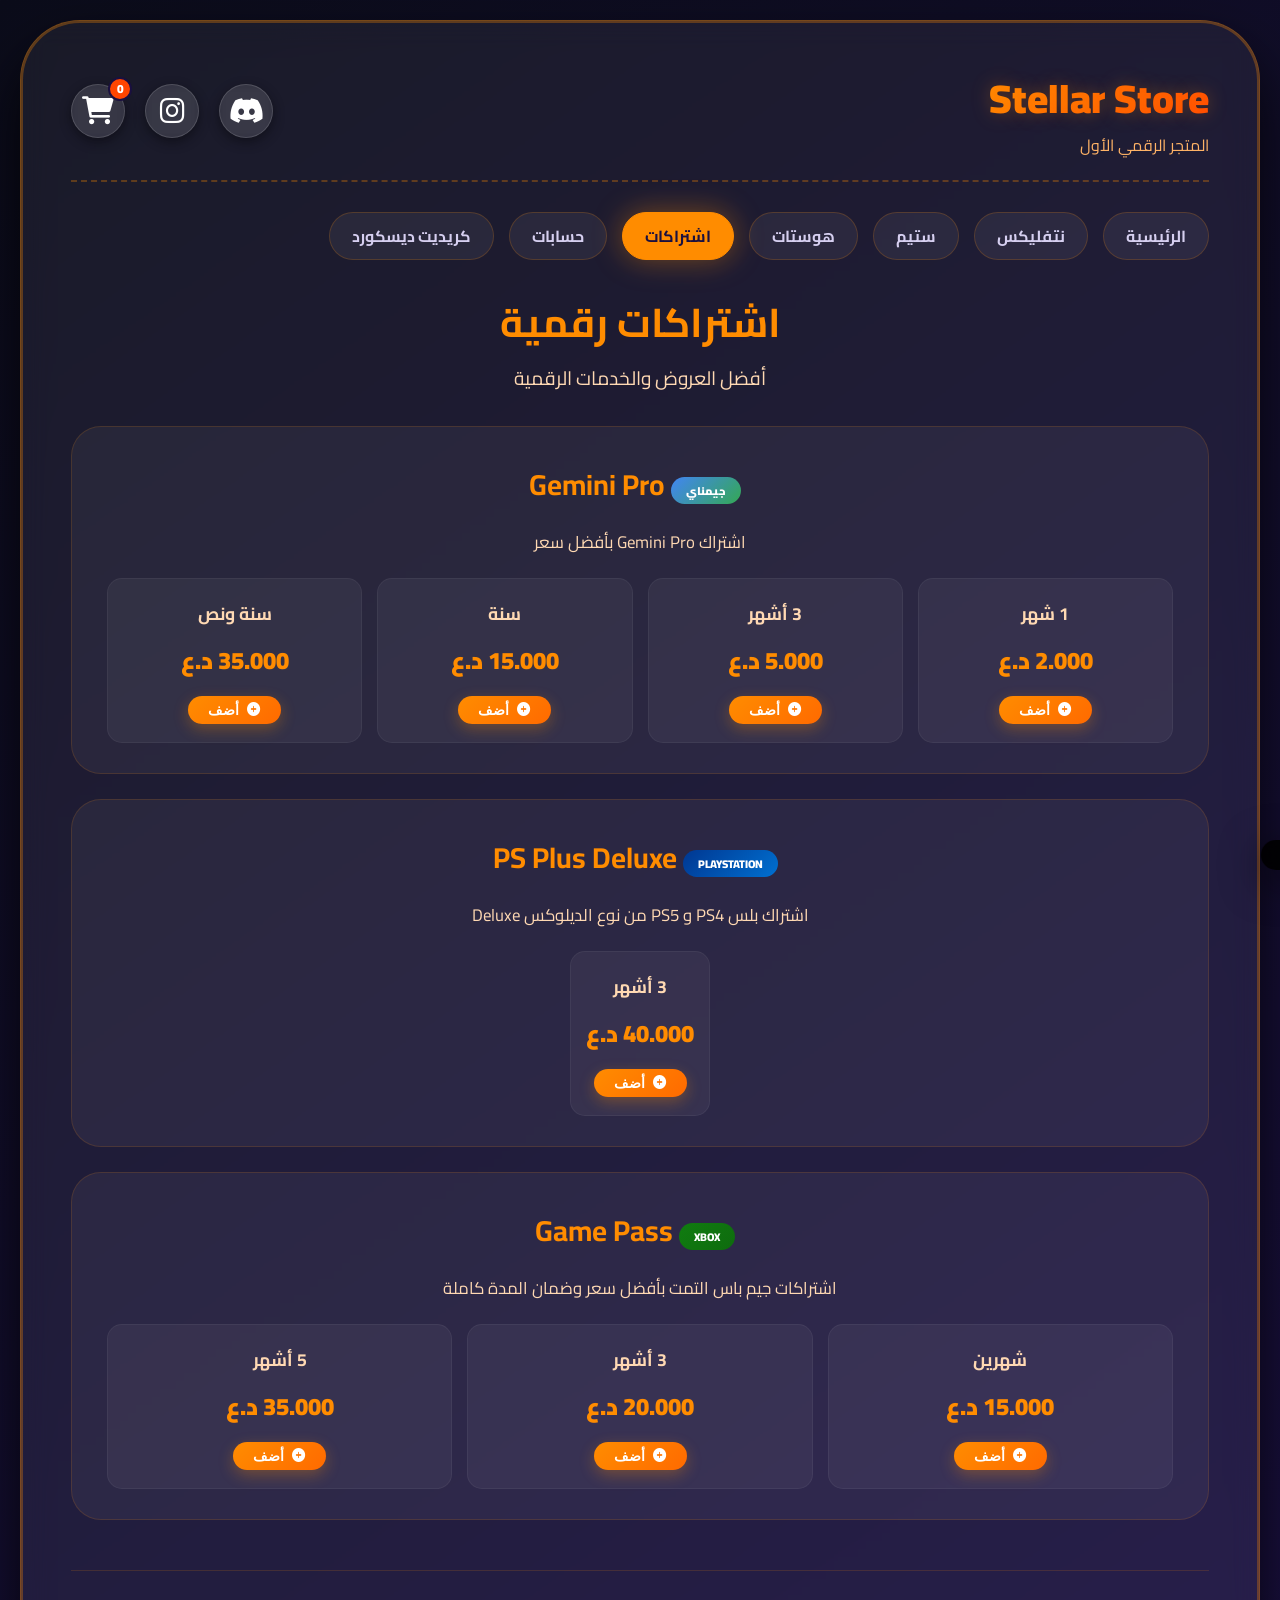
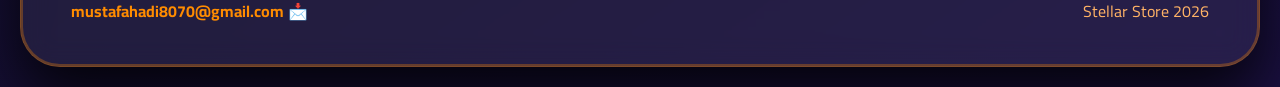
<file: subscriptions.html>
<!DOCTYPE html>
<html lang="ar" dir="rtl">
<head>
    <meta charset="UTF-8">
    <meta name="viewport" content="width=device-width, initial-scale=1.0">
    <title>Stellar Store – اشتراكات</title>
    <link rel="preconnect" href="https://fonts.googleapis.com">
    <link rel="preconnect" href="https://fonts.gstatic.com" crossorigin>
    <link href="https://fonts.googleapis.com/css2?family=Cairo:wght@400;700;900&display=swap" rel="stylesheet">
    <link rel="stylesheet" href="https://cdnjs.cloudflare.com/ajax/libs/font-awesome/6.0.0-beta3/css/all.min.css">
    <link rel="stylesheet" href="style.css">
    <style>
        .subscription-section {
            background: rgba(255, 255, 255, 0.05);
            border-radius: 30px;
            padding: 30px 35px;
            margin: 25px 0;
            border: 1px solid rgba(255, 140, 0, 0.15);
            transition: all 0.3s ease;
        }
        .subscription-section:hover {
            border-color: #ff8c00;
            box-shadow: 0 0 30px rgba(255, 140, 0, 0.05);
        }
        .subscription-section h3 {
            color: #ff8c00;
            font-size: 1.8rem;
            margin-bottom: 15px;
            text-align: center;
        }
        .subscription-section .sub-desc {
            color: #ffd9b3;
            text-align: center;
            margin-bottom: 20px;
            font-size: 1.05rem;
        }
        .subscription-grid {
            display: grid;
            grid-template-columns: repeat(auto-fit, minmax(200px, 1fr));
            gap: 15px;
        }
        .subscription-item {
            background: rgba(255, 255, 255, 0.05);
            border-radius: 15px;
            padding: 18px 15px;
            text-align: center;
            border: 1px solid rgba(255, 255, 255, 0.05);
            transition: all 0.3s ease;
        }
        .subscription-item:hover {
            background: rgba(255, 140, 0, 0.1);
            border-color: #ff8c00;
            transform: scale(1.02);
        }
        .subscription-item .duration {
            color: #ffd9b3;
            font-size: 1.1rem;
            font-weight: 700;
        }
        .subscription-item .amount {
            color: #ff8c00;
            font-weight: 900;
            font-size: 1.5rem;
            margin: 8px 0;
        }
        .subscription-item .btn-cart {
            font-size: 0.85rem;
            padding: 6px 20px;
            margin-top: 5px;
        }
        .ps-badge {
            display: inline-block;
            background: linear-gradient(135deg, #003791, #0070d1);
            color: #fff;
            font-weight: 900;
            padding: 3px 15px;
            border-radius: 20px;
            font-size: 0.7rem;
            margin-right: 10px;
        }
        .gamepass-badge {
            display: inline-block;
            background: linear-gradient(135deg, #107c10, #0e6b0e);
            color: #fff;
            font-weight: 900;
            padding: 3px 15px;
            border-radius: 20px;
            font-size: 0.7rem;
            margin-right: 10px;
        }
        .gemini-badge {
            display: inline-block;
            background: linear-gradient(135deg, #4285f4, #34a853);
            color: #fff;
            font-weight: 900;
            padding: 3px 15px;
            border-radius: 20px;
            font-size: 0.7rem;
            margin-right: 10px;
        }
    </style>
</head>
<body>
<div class="container">
    <header class="header">
        <div class="logo">
            <h1>Stellar Store</h1>
            <span>المتجر الرقمي الأول</span>
        </div>
        <div class="social-icons">
            <a href="https://discord.gg/4xdy38BU9E" target="_blank" rel="noopener noreferrer"><i class="fab fa-discord"></i></a>
            <a href="https://www.instagram.com/stellatstore/" target="_blank" rel="noopener noreferrer"><i class="fab fa-instagram"></i></a>
            <a href="cart.html" class="cart-icon">
                <i class="fas fa-shopping-cart"></i>
                <span class="cart-count" id="cartCount">0</span>
            </a>
        </div>
    </header>

    <nav class="nav-links">
        <a href="index.html">الرئيسية</a>
        <a href="netflix.html">نتفليكس</a>
        <a href="steam.html">ستيم</a>
        <a href="hosting.html">هوستات</a>
        <a href="subscriptions.html" class="active">اشتراكات</a>
        <a href="accounts.html">حسابات</a>
        <a href="discord-credit.html">كريديت ديسكورد</a>
    </nav>

    <div style="text-align: center; margin: 20px 0 30px;">
        <h2 style="color: #ff8c00; font-size: 2.5rem;">اشتراكات رقمية</h2>
        <p style="color: #ffd9b3; font-size: 1.2rem;">أفضل العروض والخدمات الرقمية</p>
    </div>

    <!-- ====== جيمناي برو ====== -->
    <div class="subscription-section">
        <h3><span class="gemini-badge">جيمناي</span> Gemini Pro</h3>
        <p class="sub-desc">اشتراك Gemini Pro بأفضل سعر</p>
        <div class="subscription-grid">
            <div class="subscription-item">
                <div class="duration">1 شهر</div>
                <div class="amount">2.000 د.ع</div>
                <button class="btn-cart" onclick="addToCartSub('Gemini Pro - 1 شهر', '2.000 د.ع')">
                    <i class="fas fa-plus-circle"></i> أضف
                </button>
            </div>
            <div class="subscription-item">
                <div class="duration">3 أشهر</div>
                <div class="amount">5.000 د.ع</div>
                <button class="btn-cart" onclick="addToCartSub('Gemini Pro - 3 أشهر', '5.000 د.ع')">
                    <i class="fas fa-plus-circle"></i> أضف
                </button>
            </div>
            <div class="subscription-item">
                <div class="duration">سنة</div>
                <div class="amount">15.000 د.ع</div>
                <button class="btn-cart" onclick="addToCartSub('Gemini Pro - سنة', '15.000 د.ع')">
                    <i class="fas fa-plus-circle"></i> أضف
                </button>
            </div>
            <div class="subscription-item">
                <div class="duration">سنة ونص</div>
                <div class="amount">35.000 د.ع</div>
                <button class="btn-cart" onclick="addToCartSub('Gemini Pro - سنة ونص', '35.000 د.ع')">
                    <i class="fas fa-plus-circle"></i> أضف
                </button>
            </div>
        </div>
    </div>

    <!-- ====== بلس PS4/PS5 ====== -->
    <div class="subscription-section">
        <h3><span class="ps-badge">PLAYSTATION</span> PS Plus Deluxe</h3>
        <p class="sub-desc">اشتراك بلس PS4 و PS5 من نوع الديلوكس Deluxe</p>
        <div class="subscription-grid" style="grid-template-columns: 1fr 1fr;">
            <div class="subscription-item" style="grid-column: span 2; max-width: 400px; margin: 0 auto;">
                <div class="duration">3 أشهر</div>
                <div class="amount">40.000 د.ع</div>
                <button class="btn-cart" onclick="addToCartSub('PS Plus Deluxe - 3 أشهر', '40.000 د.ع')">
                    <i class="fas fa-plus-circle"></i> أضف
                </button>
            </div>
        </div>
    </div>

    <!-- ====== جيم باس ====== -->
    <div class="subscription-section">
        <h3><span class="gamepass-badge">XBOX</span> Game Pass</h3>
        <p class="sub-desc">اشتراكات جيم باس التمت بأفضل سعر وضمان المدة كاملة</p>
        <div class="subscription-grid">
            <div class="subscription-item">
                <div class="duration">شهرين</div>
                <div class="amount">15.000 د.ع</div>
                <button class="btn-cart" onclick="addToCartSub('Game Pass - شهرين', '15.000 د.ع')">
                    <i class="fas fa-plus-circle"></i> أضف
                </button>
            </div>
            <div class="subscription-item">
                <div class="duration">3 أشهر</div>
                <div class="amount">20.000 د.ع</div>
                <button class="btn-cart" onclick="addToCartSub('Game Pass - 3 أشهر', '20.000 د.ع')">
                    <i class="fas fa-plus-circle"></i> أضف
                </button>
            </div>
            <div class="subscription-item">
                <div class="duration">5 أشهر</div>
                <div class="amount">35.000 د.ع</div>
                <button class="btn-cart" onclick="addToCartSub('Game Pass - 5 أشهر', '35.000 د.ع')">
                    <i class="fas fa-plus-circle"></i> أضف
                </button>
            </div>
        </div>
    </div>

    <div class="footer">
        <span>2026 Stellar Store</span>
        <span>📩 <a href="mailto:mustafahadi8070@gmail.com">mustafahadi8070@gmail.com</a></span>
    </div>
</div>

<div class="toast" id="toast"></div>

<script>
function addToCartSub(name, price) {
    let cart = JSON.parse(localStorage.getItem('cart') || '[]');
    const existing = cart.find(item => item.name === name);
    
    if (existing) {
        existing.quantity = (existing.quantity || 1) + 1;
    } else {
        cart.push({ 
            id: Date.now() + Math.random(), 
            name: name, 
            price: price, 
            image: 'https://via.placeholder.com/60x60/ff8c00/1a1040?text=S',
            quantity: 1 
        });
    }
    
    localStorage.setItem('cart', JSON.stringify(cart));
    updateCartCount();
    showToast(`تمت إضافة "${name}" إلى السلة`);
}

function updateCartCount() {
    const cart = JSON.parse(localStorage.getItem('cart') || '[]');
    const count = cart.reduce((sum, item) => sum + (item.quantity || 1), 0);
    document.getElementById('cartCount').textContent = count;
}

function showToast(message) {
    const toast = document.getElementById('toast');
    toast.textContent = message;
    toast.classList.add('show');
    setTimeout(() => toast.classList.remove('show'), 3000);
}

document.addEventListener('DOMContentLoaded', updateCartCount);
</script>
</body>
</html>
</file>
<file: style.css>
* {
    margin: 0;
    padding: 0;
    box-sizing: border-box;
}

body {
    font-family: 'Cairo', sans-serif;
    background: linear-gradient(145deg, #0b0c1a 0%, #1a1040 100%);
    min-height: 100vh;
    color: #fff;
    padding: 20px;
    display: flex;
    justify-content: center;
    align-items: center;
}

.container {
    max-width: 1400px;
    width: 100%;
    background: rgba(255, 255, 255, 0.06);
    backdrop-filter: blur(14px);
    -webkit-backdrop-filter: blur(14px);
    border-radius: 60px 60px 40px 40px;
    padding: 40px 50px;
    box-shadow: 0 30px 60px rgba(0, 0, 0, 0.8), 0 0 0 2px rgba(255, 140, 0, 0.3) inset;
    border: 1px solid rgba(255, 140, 0, 0.4);
    transition: all 0.3s ease;
}

.container:hover {
    box-shadow: 0 30px 60px rgba(0, 0, 0, 0.9), 0 0 0 3px rgba(255, 140, 0, 0.6) inset;
}

.header {
    display: flex;
    justify-content: space-between;
    align-items: center;
    flex-wrap: wrap;
    gap: 20px;
    margin-bottom: 30px;
    border-bottom: 2px dashed rgba(255, 140, 0, 0.3);
    padding-bottom: 20px;
}

.logo h1 {
    font-size: 2.5rem;
    font-weight: 900;
    background: linear-gradient(135deg, #ff8c00, #ff6a00, #ff4500);
    -webkit-background-clip: text;
    -webkit-text-fill-color: transparent;
    background-clip: text;
    text-shadow: 0 0 20px rgba(255, 140, 0, 0.3);
    transition: all 0.2s ease;
}

.logo h1:hover {
    filter: blur(0.5px) brightness(1.3);
    transform: scale(1.02);
}

.logo span {
    font-size: 1rem;
    color: #ffb366;
    display: block;
    margin-top: -6px;
}

.social-icons {
    display: flex;
    gap: 20px;
    align-items: center;
}

.social-icons a {
    display: inline-flex;
    align-items: center;
    justify-content: center;
    width: 54px;
    height: 54px;
    border-radius: 30px;
    background: rgba(255, 255, 255, 0.08);
    backdrop-filter: blur(4px);
    border: 1px solid rgba(255, 255, 255, 0.15);
    color: #fff;
    font-size: 28px;
    transition: 0.25s ease;
    text-decoration: none;
    box-shadow: 0 4px 12px rgba(0, 0, 0, 0.4);
}

.social-icons a:hover {
    transform: scale(1.15) translateY(-5px);
    background: #ff8c00;
    color: #1a1040;
    border-color: #ff8c00;
    box-shadow: 0 0 40px rgba(255, 140, 0, 0.7);
    filter: blur(0.3px) brightness(1.4);
}

.social-icons a:first-child:hover {
    background: #5865F2;
    border-color: #5865F2;
    color: #fff;
    box-shadow: 0 0 40px rgba(88, 101, 242, 0.7);
    filter: blur(0.3px) brightness(1.4);
}

.cart-icon {
    position: relative;
    display: inline-flex;
    align-items: center;
    justify-content: center;
    width: 54px;
    height: 54px;
    border-radius: 30px;
    background: rgba(255, 140, 0, 0.15);
    backdrop-filter: blur(4px);
    border: 2px solid #ff8c00;
    color: #ff8c00;
    font-size: 28px;
    transition: 0.25s ease;
    text-decoration: none;
    box-shadow: 0 4px 12px rgba(0, 0, 0, 0.4);
}

.cart-icon:hover {
    transform: scale(1.1) translateY(-5px);
    background: #ff8c00;
    color: #1a1040;
    box-shadow: 0 0 40px rgba(255, 140, 0, 0.7);
}

.cart-count {
    position: absolute;
    top: -8px;
    right: -8px;
    background: #ff4500;
    color: #fff;
    border-radius: 50%;
    width: 24px;
    height: 24px;
    font-size: 12px;
    font-weight: 900;
    display: flex;
    align-items: center;
    justify-content: center;
    border: 2px solid #1a1040;
}

.nav-links {
    display: flex;
    gap: 15px;
    flex-wrap: wrap;
    margin: 15px 0 25px;
}

.nav-links a {
    color: #d6cff0;
    text-decoration: none;
    font-weight: 700;
    padding: 8px 22px;
    border-radius: 40px;
    background: rgba(255, 255, 255, 0.06);
    border: 1px solid rgba(255, 140, 0, 0.2);
    transition: 0.25s ease;
    font-size: 1rem;
    position: relative;
    overflow: hidden;
}

.nav-links a:hover {
    background: #ff8c00;
    color: #1a1040;
    box-shadow: 0 0 35px rgba(255, 140, 0, 0.5);
    transform: scale(1.05) translateY(-2px);
    filter: blur(0.2px) brightness(1.2);
    border-color: #ff8c00;
}

.nav-links a.active {
    background: #ff8c00;
    color: #1a1040;
    border-color: #ff8c00;
    box-shadow: 0 0 30px rgba(255, 140, 0, 0.4);
}

.nav-links a::after {
    content: '';
    position: absolute;
    top: -50%;
    left: -50%;
    width: 200%;
    height: 200%;
    background: radial-gradient(circle, rgba(255, 140, 0, 0.2) 0%, transparent 70%);
    opacity: 0;
    transition: all 0.4s ease;
    pointer-events: none;
}

.nav-links a:hover::after {
    opacity: 1;
    transform: scale(1.5);
    filter: blur(8px);
}

.btn-cart {
    display: inline-flex;
    align-items: center;
    gap: 8px;
    background: linear-gradient(135deg, #ff8c00, #ff6a00);
    color: #fff;
    font-weight: 900;
    font-size: 0.9rem;
    padding: 8px 20px;
    border-radius: 40px;
    text-decoration: none;
    border: none;
    cursor: pointer;
    transition: all 0.25s ease;
    box-shadow: 0 5px 15px rgba(255, 140, 0, 0.3);
}

.btn-cart:hover {
    transform: scale(1.05);
    background: linear-gradient(135deg, #ffa500, #ff4500);
    box-shadow: 0 0 40px rgba(255, 140, 0, 0.5);
    filter: blur(0.2px) brightness(1.2);
}

.btn-cart.added {
    background: linear-gradient(135deg, #00c851, #007e33);
    box-shadow: 0 5px 15px rgba(0, 200, 81, 0.3);
}

.btn-cart.added:hover {
    background: linear-gradient(135deg, #00e661, #009944);
}

.btn-primary {
    display: inline-block;
    background: linear-gradient(135deg, #ff8c00, #ff6a00);
    color: #fff;
    font-weight: 900;
    font-size: 1.3rem;
    padding: 16px 48px;
    border-radius: 60px;
    text-decoration: none;
    box-shadow: 0 10px 25px rgba(255, 140, 0, 0.4);
    transition: all 0.25s ease;
    border: 1px solid rgba(255, 140, 0, 0.5);
}

.btn-primary:hover {
    transform: scale(1.05);
    background: linear-gradient(135deg, #ffa500, #ff4500);
    box-shadow: 0 0 50px rgba(255, 140, 0, 0.6);
    filter: blur(0.2px) brightness(1.3);
}

.btn-secondary {
    display: inline-block;
    background: rgba(255, 255, 255, 0.1);
    color: #fff;
    font-weight: 700;
    padding: 12px 35px;
    border-radius: 60px;
    text-decoration: none;
    border: 2px solid #ff8c00;
    transition: all 0.25s ease;
}

.btn-secondary:hover {
    background: #ff8c00;
    color: #1a1040;
    box-shadow: 0 0 40px rgba(255, 140, 0, 0.5);
    filter: blur(0.2px) brightness(1.3);
    transform: scale(1.03);
}

.btn-danger {
    display: inline-block;
    background: linear-gradient(135deg, #ff4444, #cc0000);
    color: #fff;
    font-weight: 700;
    padding: 8px 20px;
    border-radius: 40px;
    text-decoration: none;
    border: none;
    cursor: pointer;
    transition: all 0.25s ease;
}

.btn-danger:hover {
    transform: scale(1.05);
    box-shadow: 0 0 30px rgba(255, 68, 68, 0.5);
}

/* ========== شبكة الألعاب ========== */
.games-grid {
    display: grid;
    grid-template-columns: repeat(auto-fill, minmax(220px, 1fr));
    gap: 20px;
    margin: 30px 0;
}

.game-card {
    background: rgba(255, 255, 255, 0.07);
    border-radius: 20px;
    overflow: hidden;
    backdrop-filter: blur(6px);
    border: 1px solid rgba(255, 255, 255, 0.08);
    transition: all 0.3s ease;
    box-shadow: 0 8px 20px rgba(0, 0, 0, 0.4);
    display: flex;
    flex-direction: column;
}

.game-card:hover {
    transform: translateY(-8px) scale(1.02);
    background: rgba(255, 140, 0, 0.12);
    border-color: #ff8c00;
    box-shadow: 0 15px 45px rgba(255, 140, 0, 0.2);
    filter: blur(0.2px) brightness(1.1);
}

.game-card img {
    width: 100%;
    height: 280px;
    object-fit: cover;
    background: #1a1040;
}

.game-card .game-info {
    padding: 12px 15px;
    flex: 1;
    display: flex;
    flex-direction: column;
}

.game-card .game-info h3 {
    font-size: 0.95rem;
    font-weight: 700;
    color: #fff4e6;
    margin-bottom: 4px;
    white-space: nowrap;
    overflow: hidden;
    text-overflow: ellipsis;
}

.game-card .game-info .game-price {
    color: #ff8c00;
    font-weight: 900;
    font-size: 1.1rem;
    margin: 5px 0 10px;
}

.game-card .game-info .btn-cart {
    width: 100%;
    justify-content: center;
    font-size: 0.85rem;
    padding: 8px 12px;
}

/* ========== صفحة السلة ========== */
.cart-container {
    max-width: 900px;
    margin: 0 auto;
}

.cart-item {
    display: flex;
    align-items: center;
    justify-content: space-between;
    background: rgba(255, 255, 255, 0.07);
    border-radius: 20px;
    padding: 15px 20px;
    margin: 10px 0;
    border: 1px solid rgba(255, 255, 255, 0.08);
    transition: all 0.3s ease;
    flex-wrap: wrap;
    gap: 10px;
}

.cart-item:hover {
    background: rgba(255, 140, 0, 0.1);
    border-color: #ff8c00;
}

.cart-item img {
    width: 60px;
    height: 60px;
    object-fit: cover;
    border-radius: 10px;
    background: #1a1040;
}

.cart-item .item-details {
    flex: 1;
    display: flex;
    align-items: center;
    gap: 15px;
    flex-wrap: wrap;
}

.cart-item .item-details h4 {
    color: #fff4e6;
    font-size: 1rem;
}

.cart-item .item-details span {
    color: #ff8c00;
    font-weight: 900;
}

.cart-total {
    text-align: center;
    margin: 30px 0;
    padding: 20px;
    background: rgba(255, 140, 0, 0.08);
    border-radius: 30px;
    border: 1px solid rgba(255, 140, 0, 0.2);
}

.cart-total h3 {
    color: #ff8c00;
    font-size: 2rem;
}

.empty-cart {
    text-align: center;
    padding: 60px 20px;
    color: #928bb8;
}

.empty-cart i {
    font-size: 4rem;
    color: #ff8c00;
    margin-bottom: 20px;
}

/* ====== نموذج إدخال البيانات ====== */
.order-form {
    background: rgba(255, 255, 255, 0.05);
    border-radius: 30px;
    padding: 30px 35px;
    margin: 25px 0;
    border: 1px solid rgba(255, 140, 0, 0.2);
    backdrop-filter: blur(6px);
    transition: all 0.3s ease;
}

.order-form:hover {
    border-color: #ff8c00;
    box-shadow: 0 0 30px rgba(255, 140, 0, 0.05);
}

.order-form h3 {
    color: #ff8c00;
    font-size: 1.5rem;
    margin-bottom: 20px;
    text-align: center;
}

.form-group {
    margin-bottom: 18px;
}

.form-group label {
    display: block;
    color: #ffd9b3;
    font-weight: 700;
    margin-bottom: 6px;
    font-size: 0.95rem;
}

.form-group label .required {
    color: #ff4444;
    margin-right: 4px;
}

.form-group input {
    width: 100%;
    padding: 12px 18px;
    border-radius: 15px;
    border: 2px solid rgba(255, 255, 255, 0.1);
    background: rgba(255, 255, 255, 0.06);
    color: #fff;
    font-size: 1rem;
    font-family: 'Cairo', sans-serif;
    transition: all 0.3s ease;
    outline: none;
}

.form-group input:focus {
    border-color: #ff8c00;
    box-shadow: 0 0 25px rgba(255, 140, 0, 0.15);
    background: rgba(255, 255, 255, 0.08);
}

.form-group input::placeholder {
    color: #928bb8;
}

.form-group input.error {
    border-color: #ff4444;
    box-shadow: 0 0 20px rgba(255, 68, 68, 0.15);
}

.form-row {
    display: grid;
    grid-template-columns: 1fr 1fr;
    gap: 20px;
}

.form-error {
    color: #ff4444;
    font-size: 0.85rem;
    margin-top: 5px;
    display: none;
}

.form-error.show {
    display: block;
}

.btn-submit-order {
    display: inline-block;
    background: linear-gradient(135deg, #ff8c00, #ff6a00);
    color: #fff;
    font-weight: 900;
    font-size: 1.2rem;
    padding: 14px 50px;
    border-radius: 60px;
    border: none;
    cursor: pointer;
    transition: all 0.25s ease;
    box-shadow: 0 10px 25px rgba(255, 140, 0, 0.4);
    width: 100%;
    font-family: 'Cairo', sans-serif;
}

.btn-submit-order:hover {
    transform: scale(1.02);
    background: linear-gradient(135deg, #ffa500, #ff4500);
    box-shadow: 0 0 50px rgba(255, 140, 0, 0.5);
    filter: blur(0.2px) brightness(1.2);
}

.btn-submit-order:disabled {
    opacity: 0.5;
    cursor: not-allowed;
    transform: none;
}

.btn-submit-order:disabled:hover {
    transform: none;
    box-shadow: 0 10px 25px rgba(255, 140, 0, 0.4);
}

/* ========== منتجات نتفليكس وهوستات ========== */
.products-grid {
    display: grid;
    grid-template-columns: repeat(auto-fit, minmax(280px, 1fr));
    gap: 25px;
    margin: 30px 0;
}

.product-card {
    background: rgba(255, 255, 255, 0.07);
    border-radius: 40px;
    padding: 30px 20px;
    text-align: center;
    backdrop-filter: blur(6px);
    border: 1px solid rgba(255, 255, 255, 0.08);
    transition: all 0.3s ease;
    box-shadow: 0 8px 20px rgba(0, 0, 0, 0.4);
}

.product-card:hover {
    transform: translateY(-12px) scale(1.02);
    background: rgba(255, 140, 0, 0.15);
    border-color: #ff8c00;
    box-shadow: 0 15px 45px rgba(255, 140, 0, 0.25);
    filter: blur(0.3px) brightness(1.2);
}

.product-card i {
    font-size: 3.5rem;
    margin-bottom: 12px;
    background: linear-gradient(135deg, #ff8c00, #ff4500);
    -webkit-background-clip: text;
    -webkit-text-fill-color: transparent;
    background-clip: text;
}

.product-card h3 {
    font-size: 1.4rem;
    font-weight: 700;
    color: #fff4e6;
    margin-bottom: 6px;
}

.product-card p {
    color: #ffcc99;
    font-size: 0.95rem;
}

.product-card .price-tag {
    font-size: 1.2rem;
    margin: 10px 0;
}

.badge {
    display: inline-block;
    margin-top: 12px;
    background: linear-gradient(135deg, #ff8c00, #ff6a00);
    color: #fff;
    font-weight: 700;
    padding: 4px 20px;
    border-radius: 40px;
    font-size: 0.8rem;
}

.hosting-grid {
    display: grid;
    grid-template-columns: repeat(auto-fit, minmax(250px, 1fr));
    gap: 25px;
    margin: 30px 0;
}

.hosting-card {
    background: rgba(255, 255, 255, 0.07);
    border-radius: 40px;
    padding: 25px 20px;
    backdrop-filter: blur(6px);
    border: 1px solid rgba(255, 255, 255, 0.08);
    transition: all 0.3s ease;
    box-shadow: 0 8px 20px rgba(0, 0, 0, 0.4);
    text-align: center;
}

.hosting-card:hover {
    transform: translateY(-12px) scale(1.02);
    background: rgba(255, 140, 0, 0.15);
    border-color: #ff8c00;
    box-shadow: 0 15px 45px rgba(255, 140, 0, 0.25);
    filter: blur(0.3px) brightness(1.2);
}

.hosting-card h3 {
    color: #ff8c00;
    font-size: 1.8rem;
    margin-bottom: 15px;
}

.hosting-card ul {
    list-style: none;
    text-align: right;
    margin: 15px 0;
}

.hosting-card ul li {
    padding: 8px 0;
    color: #ffd9b3;
    font-size: 1.05rem;
    border-bottom: 1px solid rgba(255, 255, 255, 0.05);
}

.hosting-card .price-tag {
    font-size: 1.5rem;
    margin-top: 10px;
}

/* ========== Toast ========== */
.toast {
    position: fixed;
    bottom: 30px;
    right: 30px;
    background: rgba(0, 0, 0, 0.9);
    color: #fff;
    padding: 15px 25px;
    border-radius: 15px;
    border-right: 4px solid #ff8c00;
    box-shadow: 0 10px 40px rgba(0, 0, 0, 0.6);
    transform: translateX(120%);
    transition: transform 0.4s ease;
    z-index: 1000;
    backdrop-filter: blur(10px);
}

.toast.show {
    transform: translateX(0);
}

/* ========== Footer ========== */
.footer {
    margin-top: 50px;
    text-align: center;
    font-size: 1rem;
    color: #ffb366;
    border-top: 1px solid rgba(255, 140, 0, 0.15);
    padding-top: 25px;
    display: flex;
    justify-content: space-between;
    flex-wrap: wrap;
    gap: 10px;
}

.footer a {
    color: #ff8c00;
    text-decoration: none;
    font-weight: 700;
    transition: all 0.25s ease;
}

.footer a:hover {
    filter: blur(0.2px) brightness(1.5);
    color: #ffa500;
}

/* ========== Responsive ========== */
@media (max-width: 850px) {
    .container { padding: 25px 20px; }
    .header { flex-direction: column; align-items: center; text-align: center; }
    .games-grid { grid-template-columns: repeat(auto-fill, minmax(170px, 1fr)); }
    .game-card img { height: 200px; }
    .form-row { grid-template-columns: 1fr; gap: 0; }
    .order-form { padding: 20px; }
}

@media (max-width: 480px) {
    .logo h1 { font-size: 2rem; }
    .btn-primary { padding: 14px 30px; font-size: 1.1rem; }
    .nav-links a { padding: 6px 14px; font-size: 0.85rem; }
    .games-grid { grid-template-columns: repeat(auto-fill, minmax(140px, 1fr)); }
    .game-card img { height: 160px; }
    .game-card .game-info h3 { font-size: 0.8rem; }
    .cart-item .item-details { flex-direction: column; align-items: flex-start; }
}
</file>
